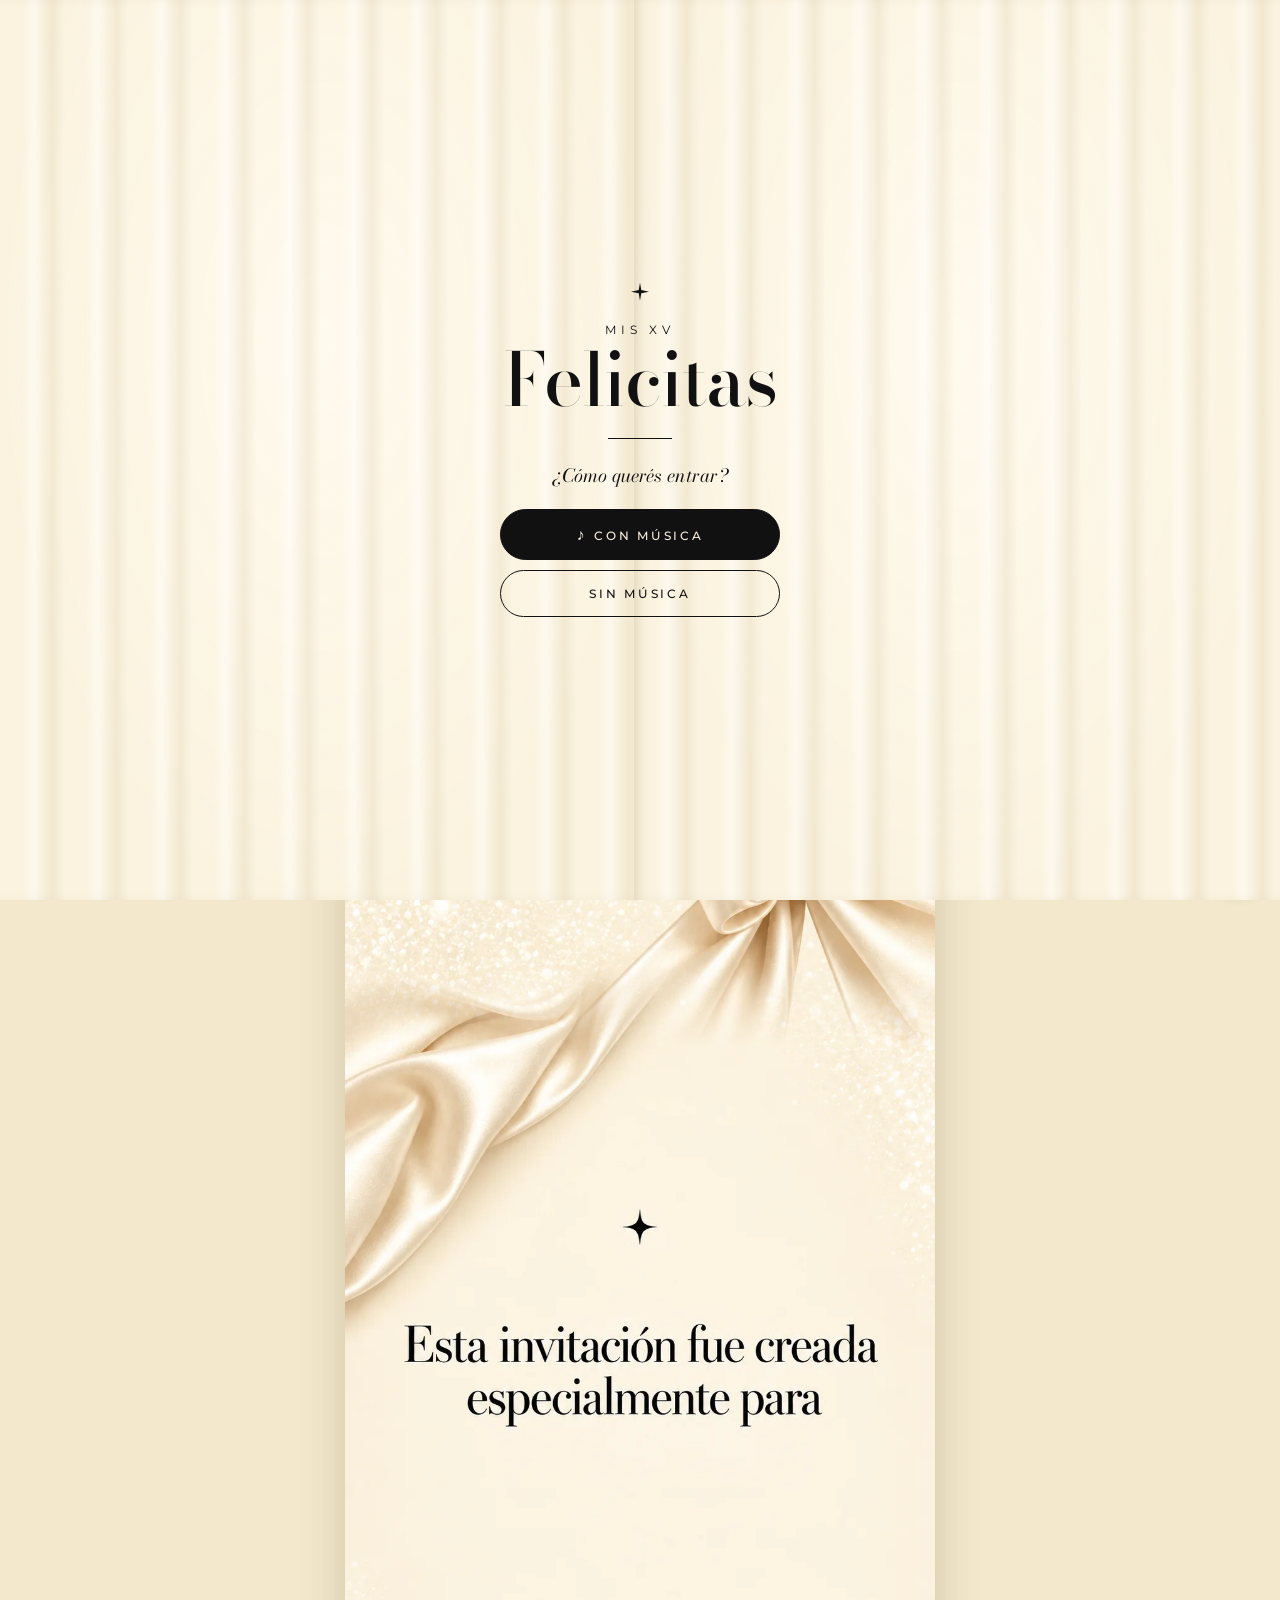
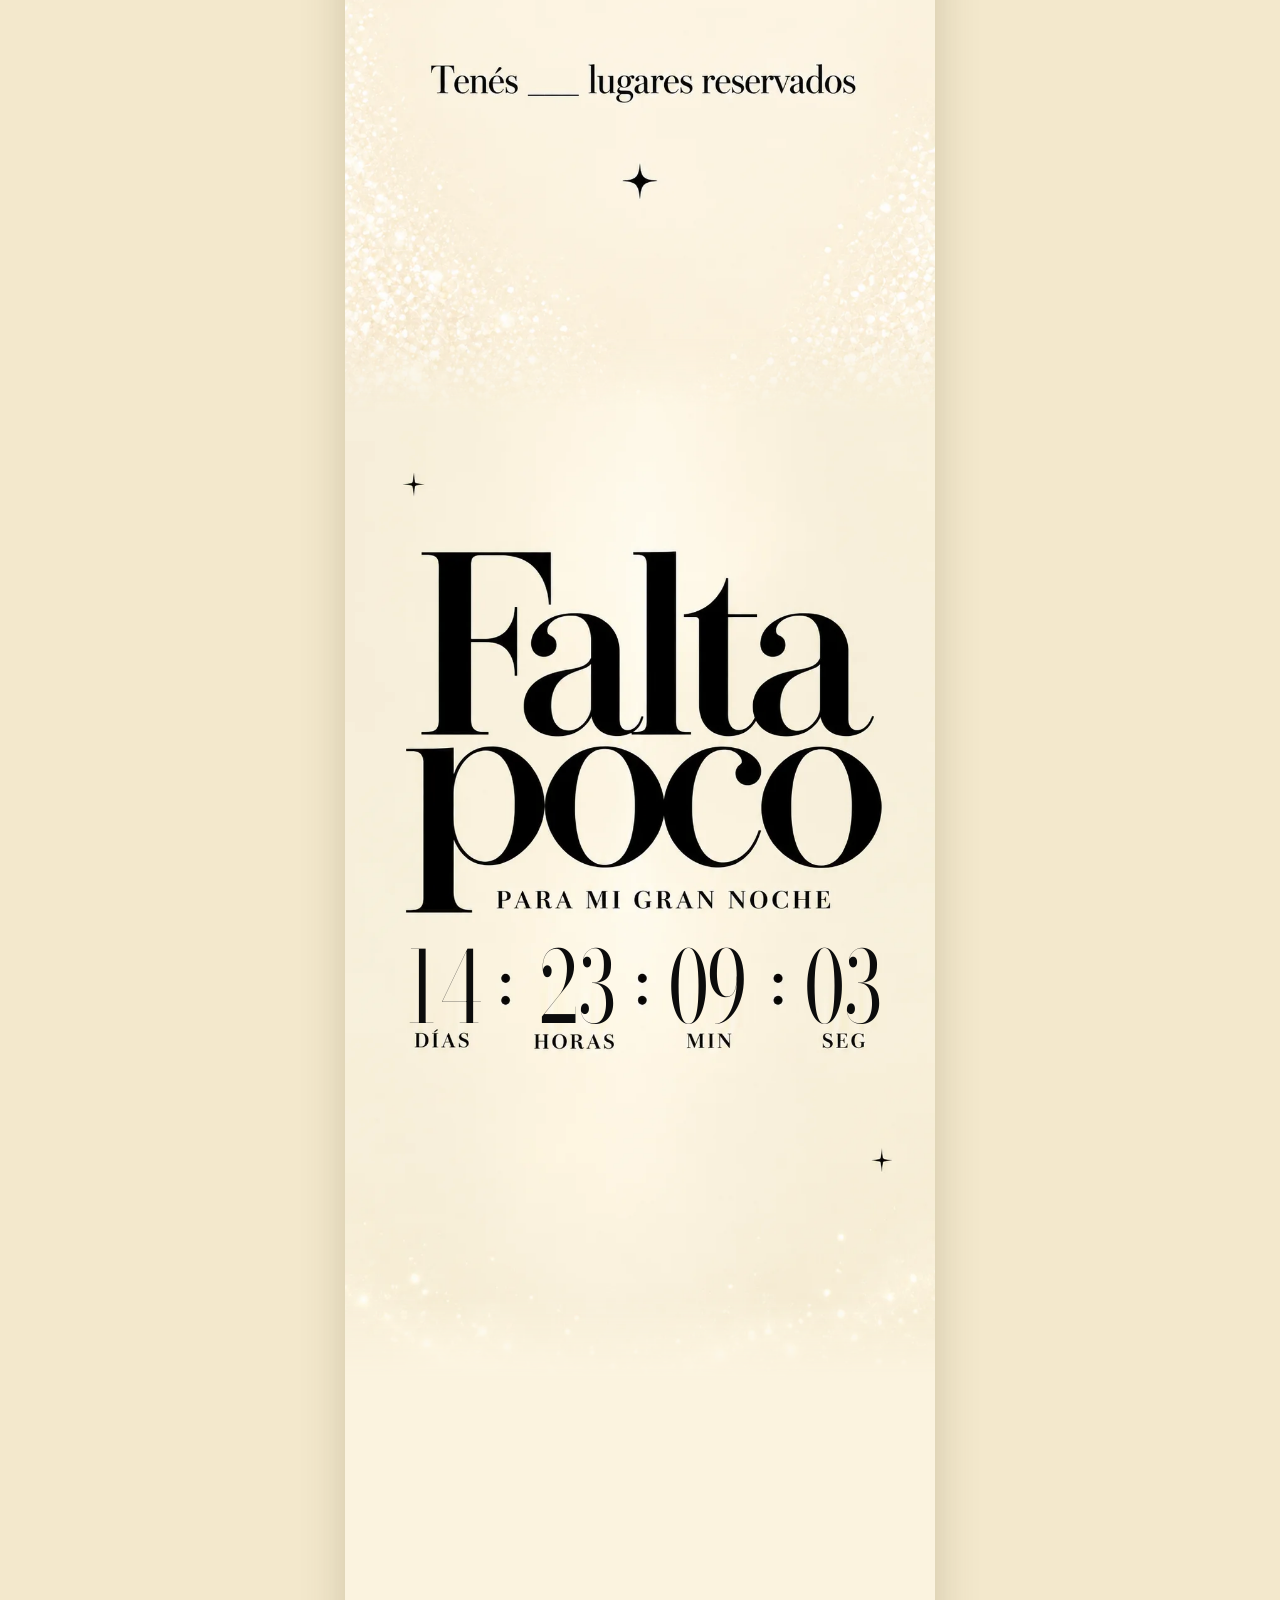
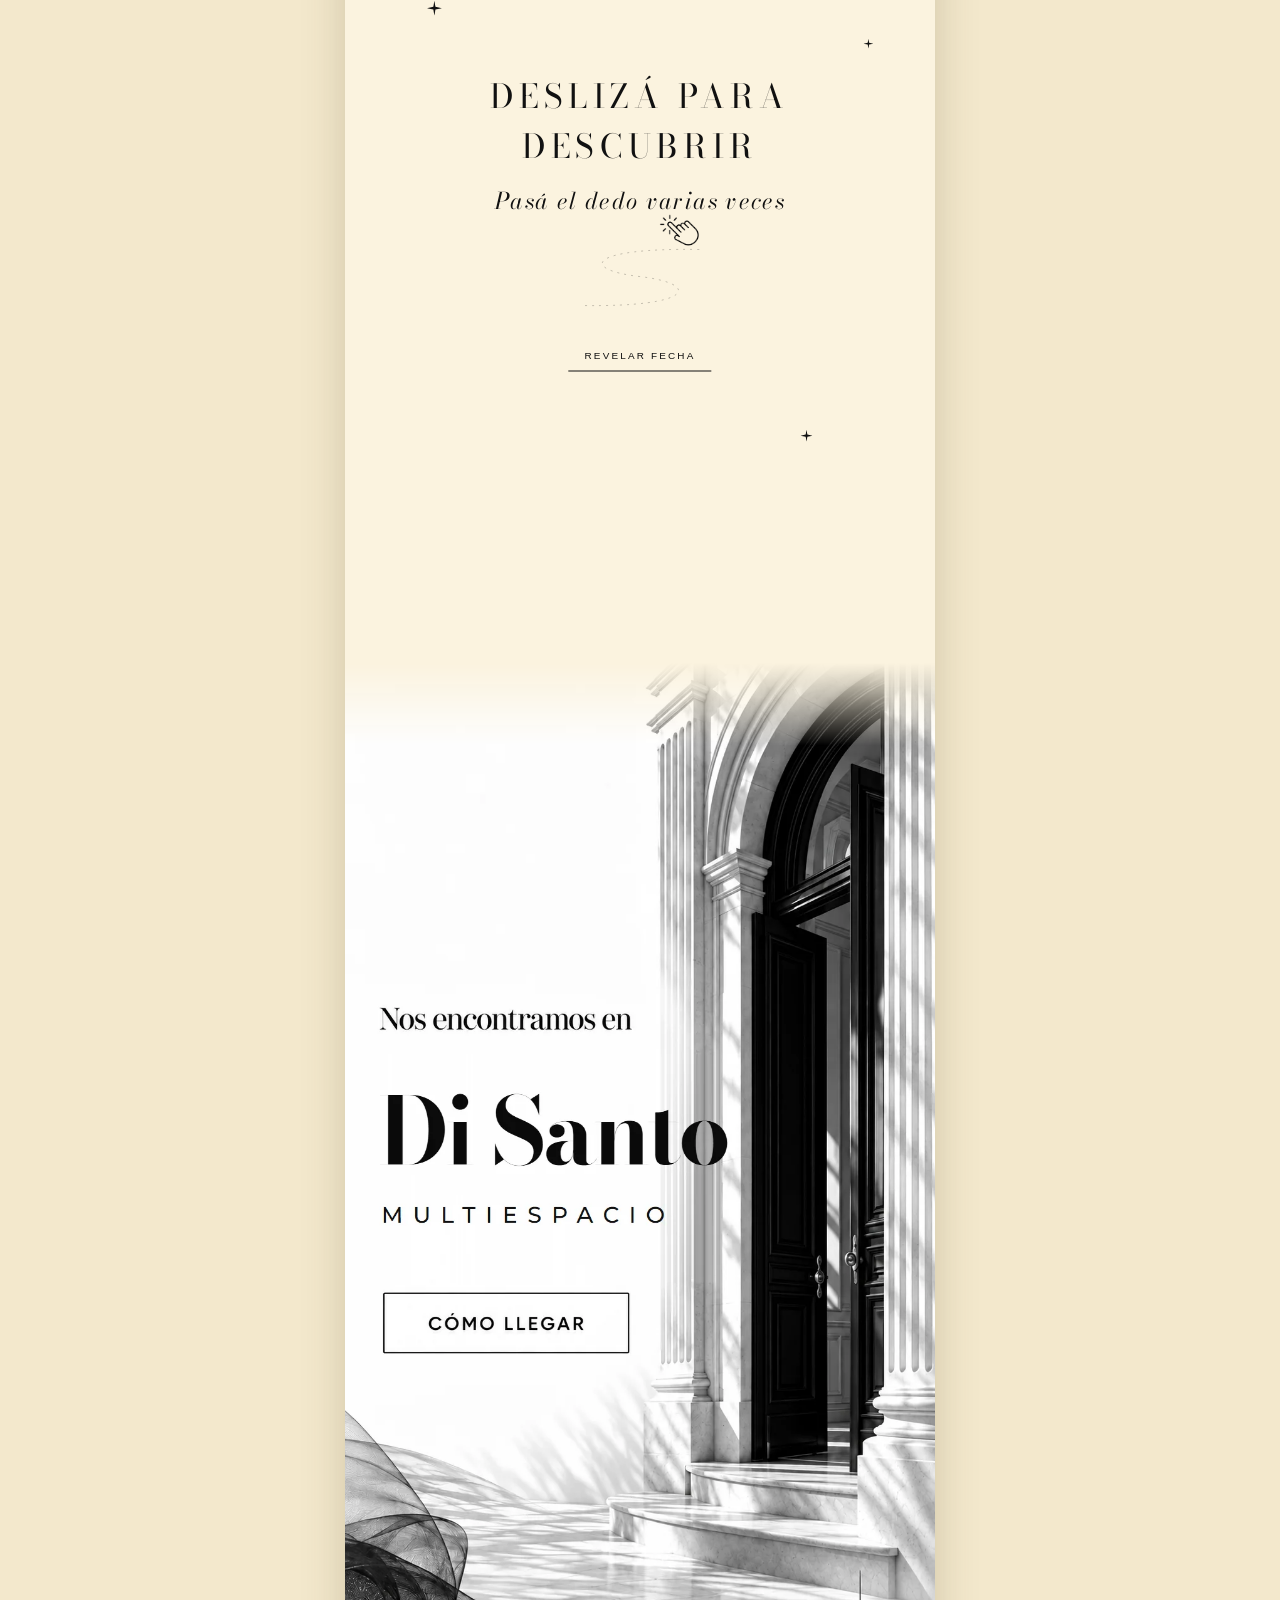
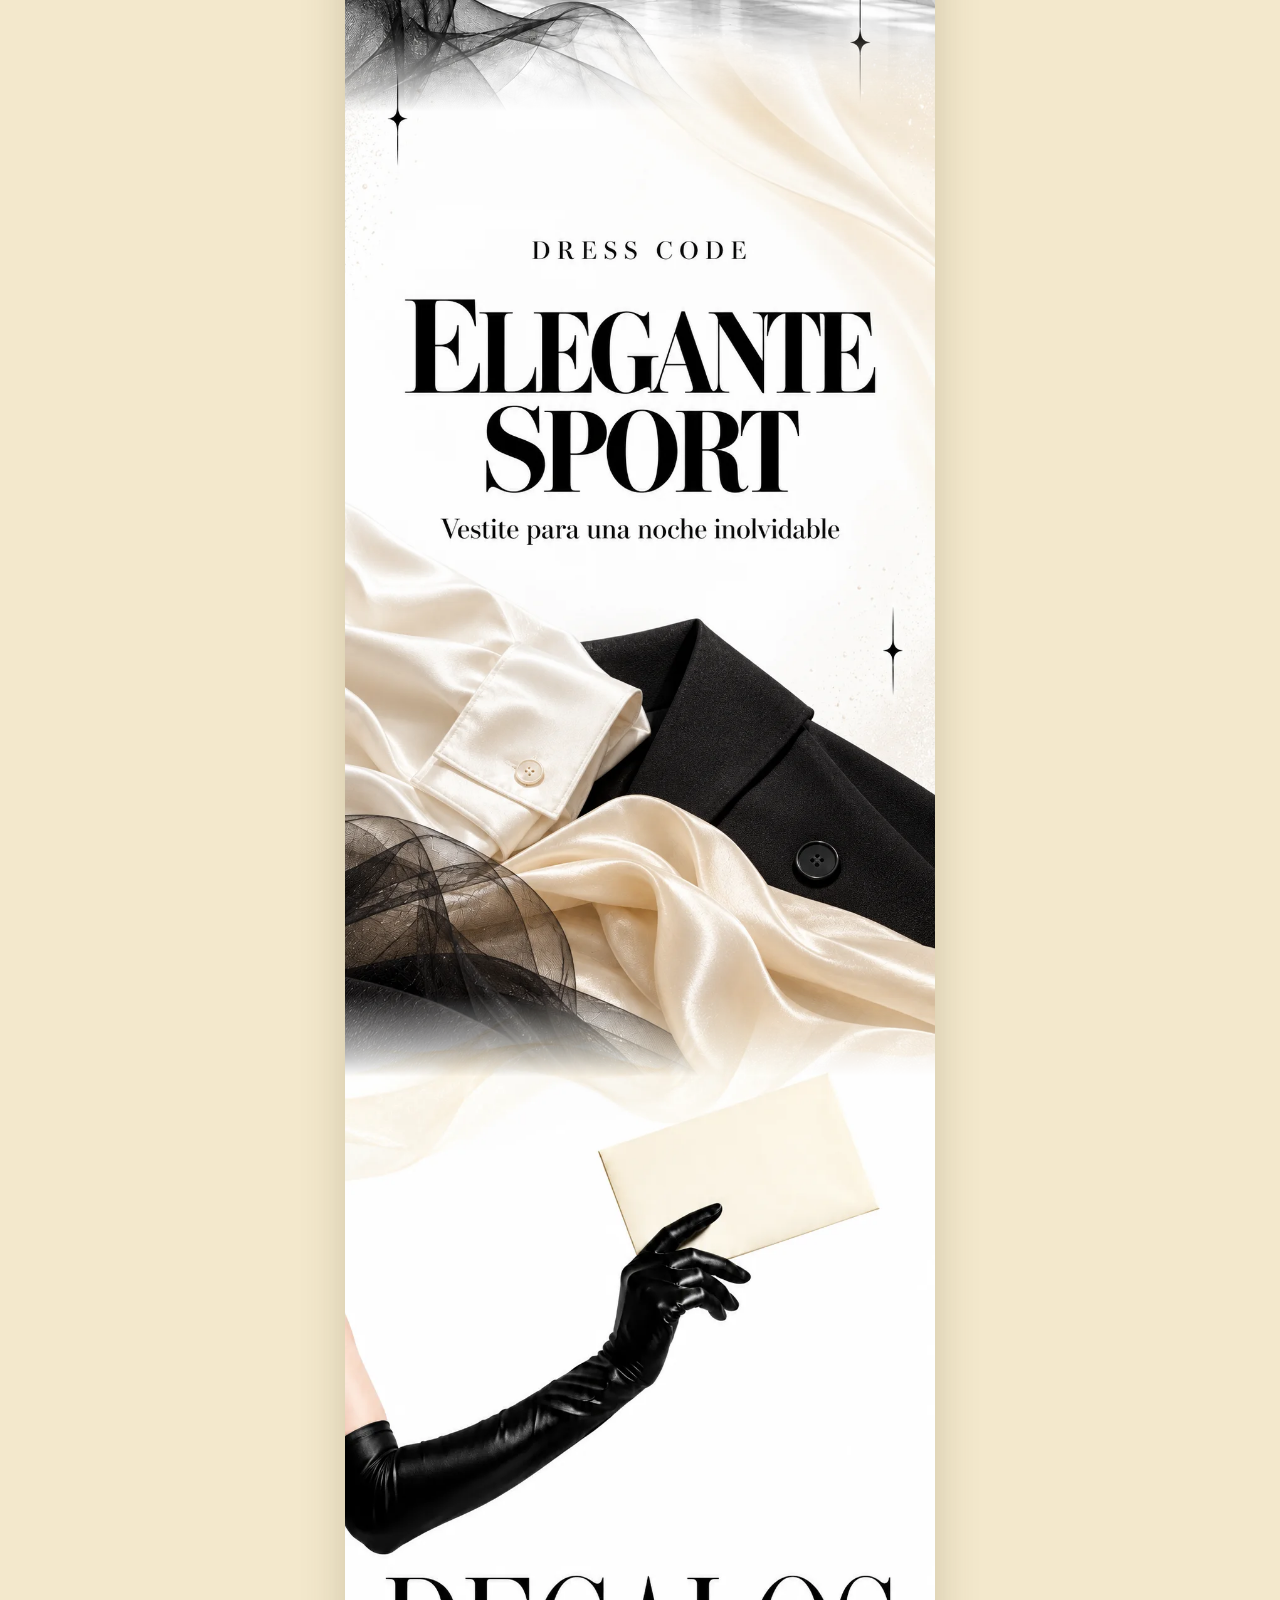
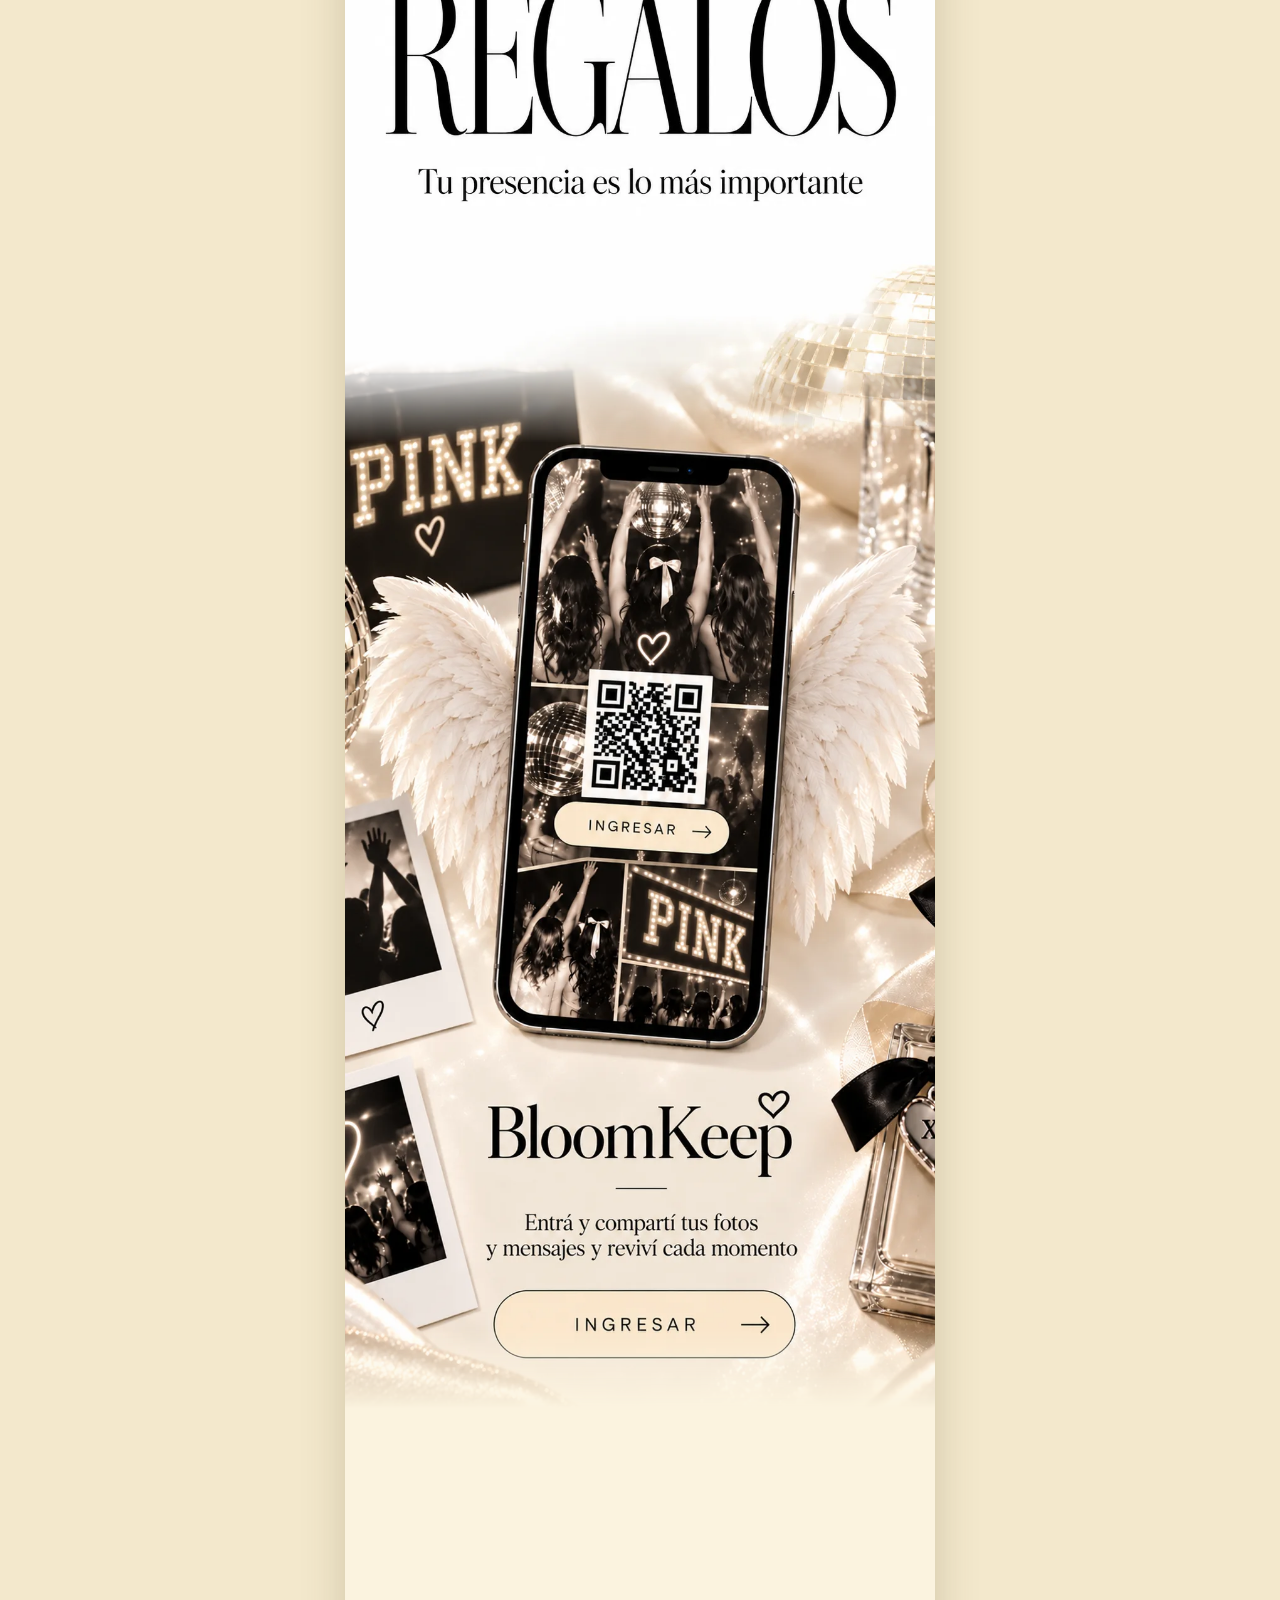
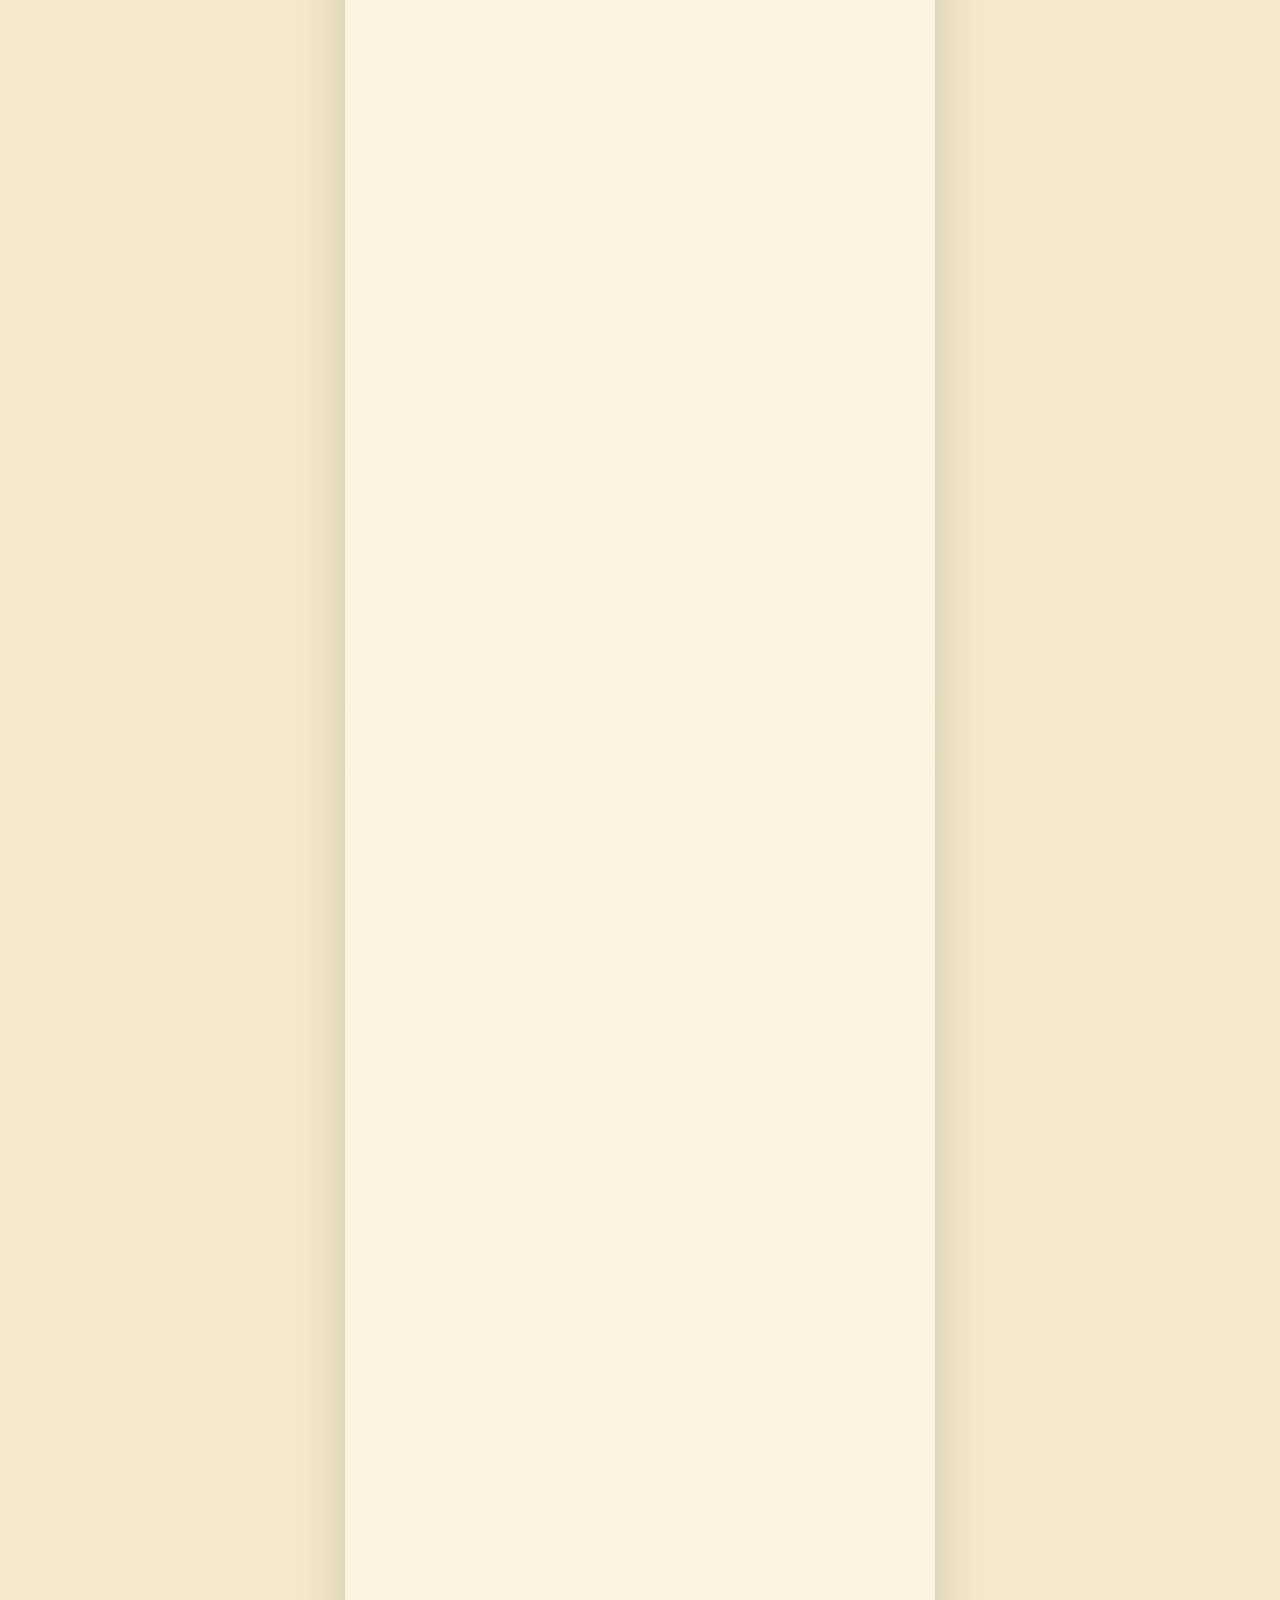
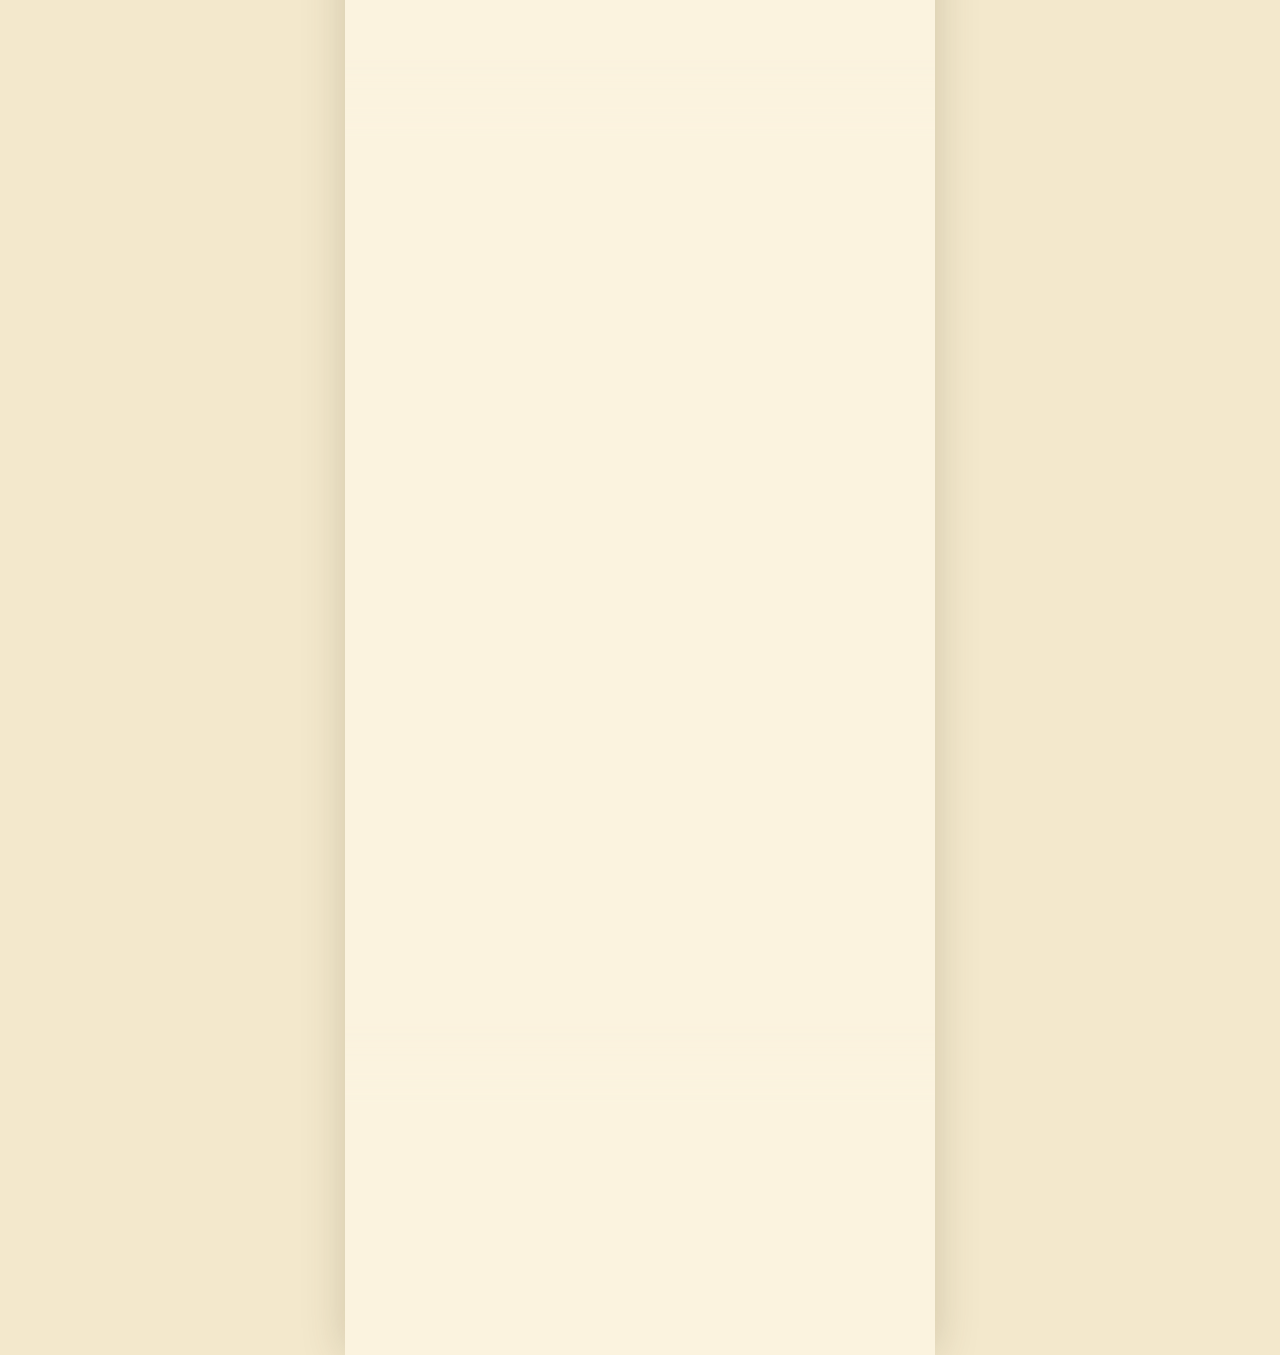
<file: index.html>
<!doctype html>
<html lang="es">
  <head>
    <meta charset="UTF-8" />
    <meta name="viewport" content="width=device-width, initial-scale=1" />
    <meta http-equiv="Cache-Control" content="no-cache, no-store, must-revalidate" />
    <meta http-equiv="Pragma" content="no-cache" />
    <meta http-equiv="Expires" content="0" />
    <meta name="theme-color" content="#f3e8cc" />
    <meta
      name="description"
      content="Hay noches que se esperan toda la vida, y esta es la mía. Te invito a celebrar mis XV el 19 de diciembre. ¡Me encantaría que estés! ✨"
    />
    <link rel="canonical" href="https://bloomdate-felicitas15.netlify.app/" />
    <meta property="og:type" content="website" />
    <meta property="og:url" content="https://bloomdate-felicitas15.netlify.app/" />
    <meta property="og:locale" content="es_AR" />
    <meta property="og:site_name" content="Mis XV · Felicitas" />
    <meta property="og:title" content="Mis XV · Felicitas" />
    <meta
      property="og:description"
      content="Hay noches que se esperan toda la vida, y esta es la mía. Te invito a celebrar mis XV el 19 de diciembre. ¡Me encantaría que estés! ✨"
    />
    <meta property="og:image" content="https://bloomdate-felicitas15.netlify.app/assets/whatsapp-felicitas-xv.jpg" />
    <meta property="og:image:secure_url" content="https://bloomdate-felicitas15.netlify.app/assets/whatsapp-felicitas-xv.jpg" />
    <meta property="og:image:type" content="image/jpeg" />
    <meta property="og:image:width" content="1200" />
    <meta property="og:image:height" content="630" />
    <meta property="og:image:alt" content="Felicitas, mis XV" />
    <meta name="twitter:card" content="summary_large_image" />
    <meta name="twitter:title" content="Mis XV · Felicitas" />
    <meta name="twitter:description" content="Hay noches que se esperan toda la vida, y esta es la mía. Te invito a celebrar mis XV el 19 de diciembre. ¡Me encantaría que estés! ✨" />
    <meta name="twitter:image" content="https://bloomdate-felicitas15.netlify.app/assets/whatsapp-felicitas-xv.jpg" />
    <title>Mis XV · Felicitas</title>
    <link rel="preconnect" href="https://fonts.googleapis.com" />
    <link rel="preconnect" href="https://fonts.gstatic.com" crossorigin />
    <link
      rel="stylesheet"
      href="https://fonts.googleapis.com/css2?family=Bodoni+Moda:ital,opsz,wght@0,6..96,400;0,6..96,500;1,6..96,400&family=Montserrat:wght@400;500&display=swap"
    />
    <link rel="preload" as="image" href="assets/portada.webp" fetchpriority="high" />
    <link rel="stylesheet" href="styles.css?v=20261102-3" />
  </head>
  <body class="intro-is-open">
    <div class="invitation-intro" role="dialog" aria-modal="true" aria-label="Bienvenida a los XV de Felicitas">
      <div class="intro-curtain intro-curtain--left" aria-hidden="true"></div>
      <div class="intro-curtain intro-curtain--right" aria-hidden="true"></div>
      <div class="invitation-intro__content">
        <span class="invitation-intro__star" aria-hidden="true"></span>
        <p class="invitation-intro__kicker">MIS XV</p>
        <p class="invitation-intro__name">Felicitas</p>
        <span class="invitation-intro__line" aria-hidden="true"></span>
        <p class="invitation-intro__question">¿Cómo querés entrar?</p>
        <div class="invitation-intro__actions">
          <button id="introWithMusic" class="intro-action" type="button"><span aria-hidden="true">♪</span> CON MÚSICA</button>
          <button id="introWithoutMusic" class="intro-action intro-action--ghost" type="button">SIN MÚSICA</button>
        </div>
      </div>
    </div>

    <main id="invitationMain" class="invitation" tabindex="-1" aria-label="Invitación a los XV años de Felicitas">
      <section class="panel panel--cover" aria-labelledby="cover-title">
        <h1 id="cover-title" class="sr-only">Mis XV, Felicitas</h1>
        <img
          src="assets/portada.webp"
          alt="Felicitas, mis XV"
          width="941"
          height="1672"
          fetchpriority="high"
        />
      </section>

      <section class="panel panel--guests" aria-labelledby="guests-title">
        <h2 id="guests-title" class="sr-only">Invitación personalizada</h2>
        <img
          id="imagen-invitados"
          src="assets/invitados.webp"
          alt="Esta invitación fue creada especialmente para vos. Tenés lugares reservados"
          width="941"
          height="1672"
          loading="lazy"
        />
        <p id="nombres-invitados" class="guest-name"></p>
        <p id="cantidad-lugares" class="guest-places"></p>
        <p id="linea-lugar-singular" class="guest-places-line" hidden>Tenés 1 lugar reservado</p>
      </section>

      <section class="panel panel--countdown" aria-labelledby="countdown-title">
        <h2 id="countdown-title" class="sr-only">Cuenta regresiva</h2>
        <img
          src="assets/cuenta-regresiva.webp"
          alt="Falta poco para mi gran noche"
          width="941"
          height="1672"
          loading="lazy"
        />
        <div class="countdown" role="timer" aria-live="off" aria-label="Tiempo restante para la fiesta">
          <span id="days" class="countdown__value countdown__value--days">00</span>
          <span id="hours" class="countdown__value countdown__value--hours">00</span>
          <span id="minutes" class="countdown__value countdown__value--minutes">00</span>
          <span id="seconds" class="countdown__value countdown__value--seconds">00</span>
        </div>
      </section>

      <section class="panel panel--date" aria-labelledby="date-title">
        <h2 id="date-title" class="sr-only">Fecha y hora</h2>
        <img
          src="assets/fecha-hora.webp"
          alt="19 de diciembre de 2026, de 21:00 a 06:00 horas"
          width="941"
          height="1672"
          loading="lazy"
        />
        <button id="calendarButton" class="hotspot hotspot--calendar" type="button">
          <span class="sr-only">Agregar el evento al calendario</span>
        </button>

        <div class="date-reveal" id="dateReveal" aria-label="Deslizá varias veces para descubrir la fecha">
          <canvas class="date-reveal__canvas" id="dateRevealCanvas" aria-hidden="true"></canvas>
          <div class="date-reveal__copy">
            <span class="date-reveal__star date-reveal__star--one" aria-hidden="true"></span>
            <span class="date-reveal__star date-reveal__star--two" aria-hidden="true"></span>
            <span class="date-reveal__star date-reveal__star--three" aria-hidden="true"></span>
            <p>DESLIZÁ PARA DESCUBRIR</p>
            <span>Pasá el dedo varias veces</span>
            <div class="date-reveal__gesture" aria-hidden="true">
              <svg class="date-reveal__gesture-trace" viewBox="0 0 190 76" preserveAspectRatio="none">
                <path d="M154 10 C42 8 34 30 94 37 C156 44 150 68 36 66" />
              </svg>
              <img src="assets/date-reveal-hand.png" alt="" />
            </div>
            <button id="dateRevealButton" type="button">REVELAR FECHA</button>
          </div>
        </div>

        <div class="date-magic" id="dateMagic" aria-hidden="true">
          <span style="--angle: -12deg; --distance: 92px"></span>
          <span style="--angle: 24deg; --distance: 76px"></span>
          <span style="--angle: 61deg; --distance: 104px"></span>
          <span style="--angle: 108deg; --distance: 82px"></span>
          <span style="--angle: 154deg; --distance: 98px"></span>
          <span style="--angle: 203deg; --distance: 78px"></span>
          <span style="--angle: 246deg; --distance: 106px"></span>
          <span style="--angle: 302deg; --distance: 88px"></span>
        </div>
      </section>

      <section class="panel panel--map" aria-labelledby="map-title">
        <h2 id="map-title" class="sr-only">Cómo llegar</h2>
        <img
          src="assets/como-llegar.webp"
          alt="Nos encontramos en Di Santo Multiespacio"
          width="941"
          height="1672"
          loading="lazy"
        />
        <button id="openMapModal" class="hotspot hotspot--map" type="button">
          <span class="sr-only">Ver opciones para llegar</span>
        </button>
      </section>

      <section class="panel panel--dress-code" aria-labelledby="dress-code-title">
        <h2 id="dress-code-title" class="sr-only">Código de vestimenta</h2>
        <img
          src="assets/dress-code.webp"
          alt="Dress code elegante sport. Vestite para una noche inolvidable"
          width="941"
          height="1672"
          loading="lazy"
        />
      </section>

      <section class="panel panel--gifts" aria-labelledby="gifts-title">
        <h2 id="gifts-title" class="sr-only">Regalos</h2>
        <img
          src="assets/regalos.webp"
          alt="Regalos. Tu presencia es lo más importante"
          width="941"
          height="1672"
          loading="lazy"
        />
      </section>

      <section class="panel panel--bloomkeep" aria-labelledby="bloomkeep-title">
        <h2 id="bloomkeep-title" class="sr-only">BloomKeep</h2>
        <img
          src="assets/bloomkeep.webp"
          alt="BloomKeep. Entrá y compartí tus fotos y mensajes y reviví cada momento"
          width="941"
          height="1672"
          loading="lazy"
        />
        <a
          class="hotspot hotspot--bloomkeep-phone"
          href="https://app.bloomkeep.site/felicitas-15"
          target="_blank"
          rel="noreferrer"
          tabindex="-1"
          aria-hidden="true"
        ></a>
        <a
          class="hotspot hotspot--bloomkeep"
          href="https://app.bloomkeep.site/felicitas-15"
          target="_blank"
          rel="noreferrer"
        >
          <span class="sr-only">Ingresar a BloomKeep</span>
        </a>
      </section>

      <section class="panel panel--card-price" aria-labelledby="card-price-title">
        <h2 id="card-price-title" class="sr-only">Valor de la tarjeta</h2>
        <img
          src="assets/valor-tarjeta.webp"
          alt="Valor de la tarjeta. Adultos $100.000. Menores hasta 10 años $50.000. Ver datos para el pago"
          width="941"
          height="1672"
          loading="lazy"
        />
        <button id="openPaymentModal" class="hotspot hotspot--card-price" type="button">
          <span class="sr-only">Ver datos para pagar la tarjeta</span>
        </button>
      </section>

      <section class="panel panel--music" aria-labelledby="music-title">
        <h2 id="music-title" class="sr-only">Música</h2>
        <img
          src="assets/musica.webp"
          alt="Armemos juntos la playlist de mi fiesta. Agregá esa canción que no puede faltar"
          width="940"
          height="1672"
          loading="lazy"
        />
        <a
          class="hotspot hotspot--music"
          href="https://open.spotify.com/playlist/2xrageljjuhCfBv4MtTh29"
          target="_blank"
          rel="noreferrer"
        >
          <span class="sr-only">Agregar canción a la playlist</span>
        </a>
      </section>

      <section class="panel panel--confirmation" aria-labelledby="confirmation-title">
        <h2 id="confirmation-title" class="sr-only">Confirmación de asistencia</h2>
        <img
          src="assets/confirmacion.webp"
          alt="¿Venís? Quiero festejar esta noche con vos. Confirmá hasta el 10 de diciembre"
          width="941"
          height="1672"
          loading="lazy"
        />
        <a
          id="boton-confirmar"
          class="hotspot hotspot--confirmation"
          aria-label="Confirmar asistencia"
          aria-disabled="true"
        >
          <span class="sr-only">Confirmar asistencia</span>
        </a>
      </section>

      <footer class="panel panel--footer" aria-label="BloomDate y redes sociales">
        <img
          src="assets/footer-bloomdate.webp"
          alt="Hecho con amor por BloomDate. WhatsApp, Instagram y sitio web"
          width="1672"
          height="941"
          loading="lazy"
        />
        <a
          class="footer-link footer-link--whatsapp"
          href="https://wa.me/541140436324"
          target="_blank"
          rel="noreferrer"
          aria-label="Contactar a BloomDate por WhatsApp"
        ></a>
        <a
          class="footer-link footer-link--instagram"
          href="https://www.instagram.com/bloomdate.invitaciones/"
          target="_blank"
          rel="noreferrer"
          aria-label="Ver BloomDate Invitaciones en Instagram"
        ></a>
        <a
          class="footer-link footer-link--website"
          href="https://bloomdate-site.netlify.app/"
          target="_blank"
          rel="noreferrer"
          aria-label="Visitar el sitio web de BloomDate"
        ></a>
      </footer>
    </main>

    <dialog id="mapModal" class="info-modal" aria-labelledby="map-modal-title">
      <div class="info-modal__card">
        <button class="info-modal__close" type="button" data-close-modal aria-label="Cerrar">×</button>
        <span class="info-modal__star" aria-hidden="true"></span>
        <p class="info-modal__kicker">CÓMO LLEGAR</p>
        <h3 id="map-modal-title" class="info-modal__title">Di Santo Multiespacio</h3>
        <p class="info-modal__text">Dirección a confirmar</p>
        <div class="info-modal__actions">
          <a
            class="info-modal__button"
            href="https://www.google.com/maps/search/?api=1&amp;query=Di%20Santo%20Multiespacio"
            target="_blank"
            rel="noreferrer"
          >GOOGLE MAPS</a>
          <a
            class="info-modal__button"
            href="https://www.waze.com/ul?q=Di%20Santo%20Multiespacio&amp;navigate=yes"
            target="_blank"
            rel="noreferrer"
          >WAZE</a>
          <a
            class="info-modal__button"
            href="https://www.facebook.com/Di-Santo-MultiEspacio-1205341569567933/"
            target="_blank"
            rel="noreferrer"
          >VER EN FACEBOOK</a>
          <button
            class="info-modal__button"
            type="button"
            data-copy="Di Santo Multiespacio"
            data-copy-message="Dirección copiada"
          >COPIAR DIRECCIÓN</button>
        </div>
        <p class="modal-toast" aria-live="polite"></p>
      </div>
    </dialog>

    <dialog id="paymentModal" class="info-modal" aria-labelledby="payment-modal-title">
      <div class="info-modal__card">
        <button class="info-modal__close" type="button" data-close-modal aria-label="Cerrar">×</button>
        <span class="info-modal__star" aria-hidden="true"></span>
        <p class="info-modal__kicker">VALOR DE LA TARJETA</p>
        <h3 id="payment-modal-title" class="info-modal__title">Datos para el pago</h3>
        <p class="info-modal__text">Podés transferir el valor de la tarjeta a esta cuenta.</p>
        <dl class="info-modal__data">
          <div>
            <dt>ALIAS</dt>
            <dd>feli.guez</dd>
          </div>
          <div>
            <dt>TITULAR</dt>
            <dd>Felicitas Rodriguez</dd>
          </div>
          <div>
            <dt>ENTIDAD</dt>
            <dd>Mercado Pago</dd>
          </div>
        </dl>
        <div class="info-modal__actions">
          <button
            class="info-modal__button"
            type="button"
            data-copy="feli.guez"
            data-copy-message="Alias copiado"
          >COPIAR ALIAS</button>
        </div>
        <p class="info-modal__text info-modal__text--small">Después, enviá el comprobante por WhatsApp al <strong>+54 9 3583 41-0750</strong></p>
        <div class="info-modal__actions">
          <a
            class="info-modal__button info-modal__button--solid"
            href="https://wa.me/5493583410750?text=Hola!%20Te%20env%C3%ADo%20el%20comprobante%20de%20pago%20de%20la%20tarjeta%20para%20los%20XV%20de%20Felicitas."
            target="_blank"
            rel="noreferrer"
          >ENVIAR COMPROBANTE</a>
        </div>
        <p class="modal-toast" aria-live="polite"></p>
      </div>
    </dialog>

    <button
      id="audioToggle"
      class="audio-toggle"
      type="button"
      aria-label="Reproducir música"
      aria-pressed="false"
      hidden
    >
      <span class="audio-toggle__note" aria-hidden="true">♫</span>
      <span class="audio-toggle__state" aria-hidden="true"></span>
    </button>
    <audio id="invitationAudio" src="assets/musica.mp3" loop preload="metadata"></audio>

    <script src="script.js?v=20261102-3"></script>
    <script src="assets/invitation-personalization.js?v=20261102-1"></script>
  </body>
</html>
</file>
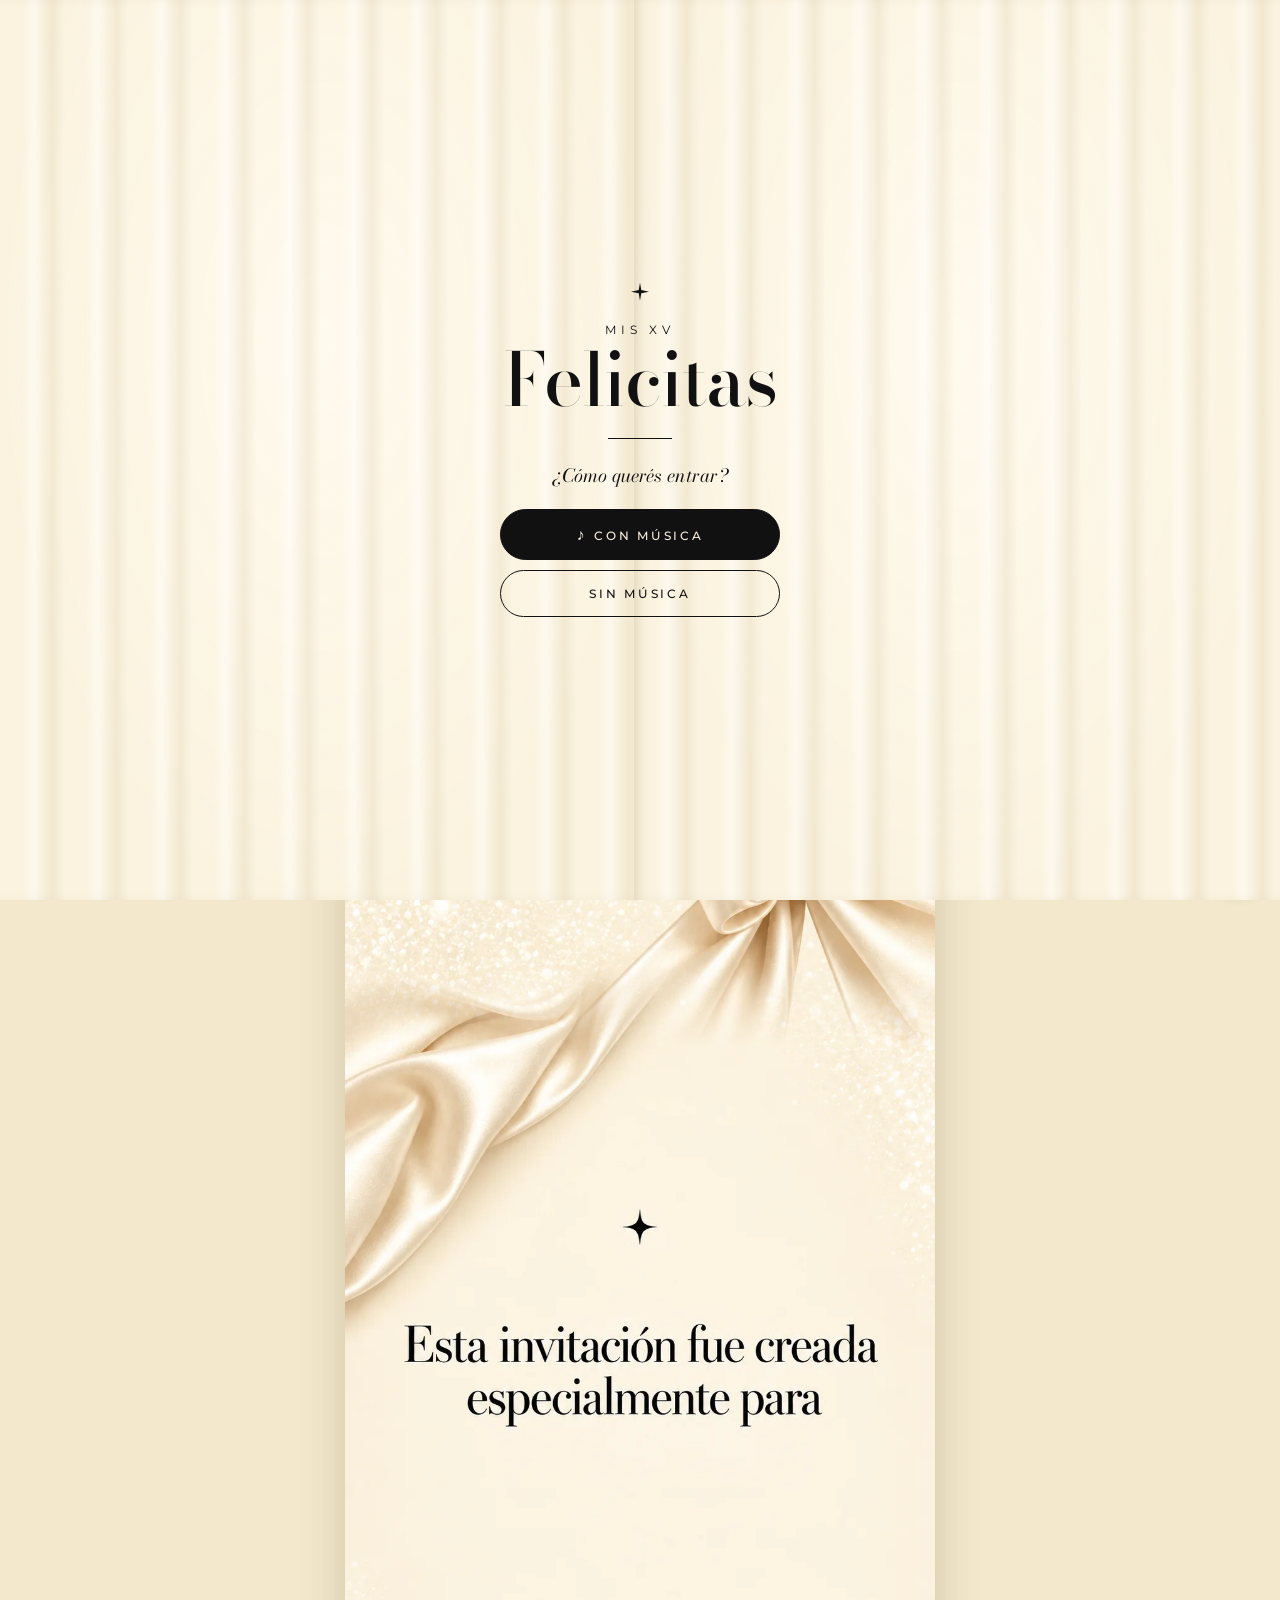
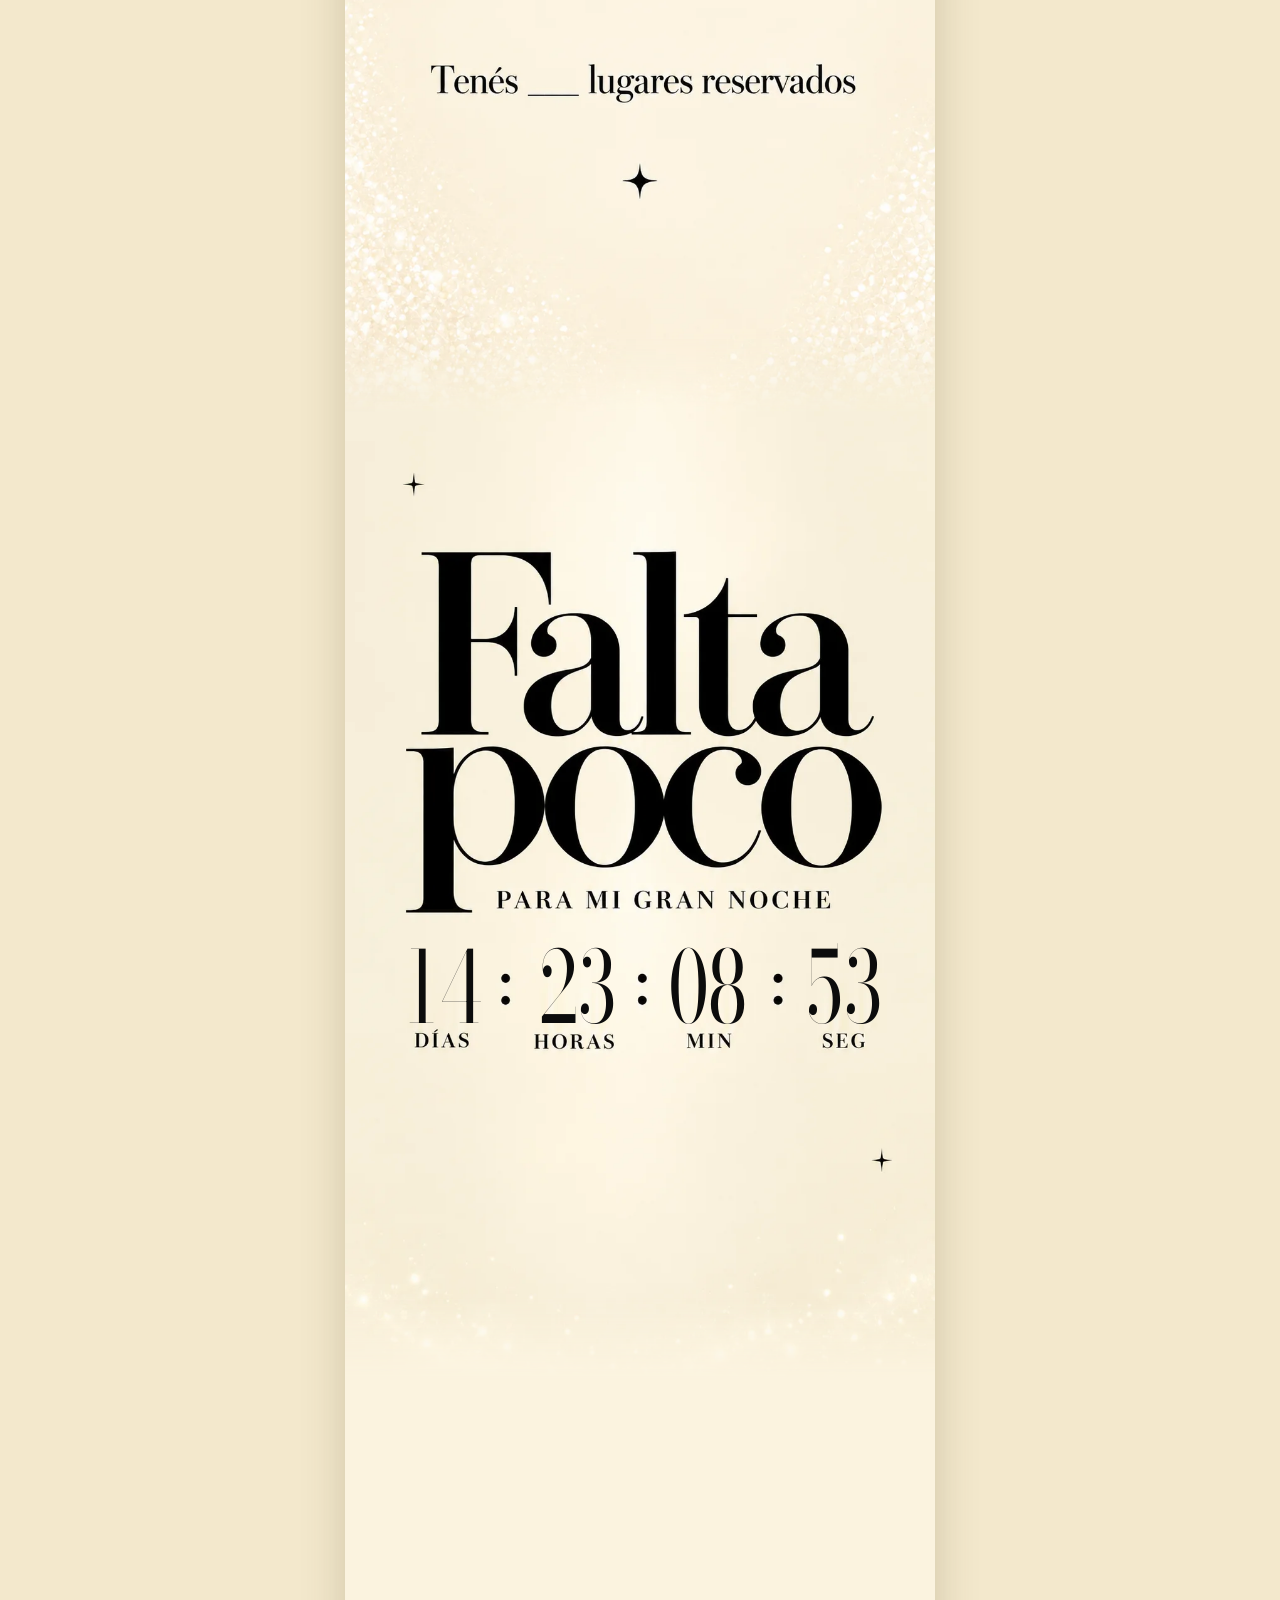
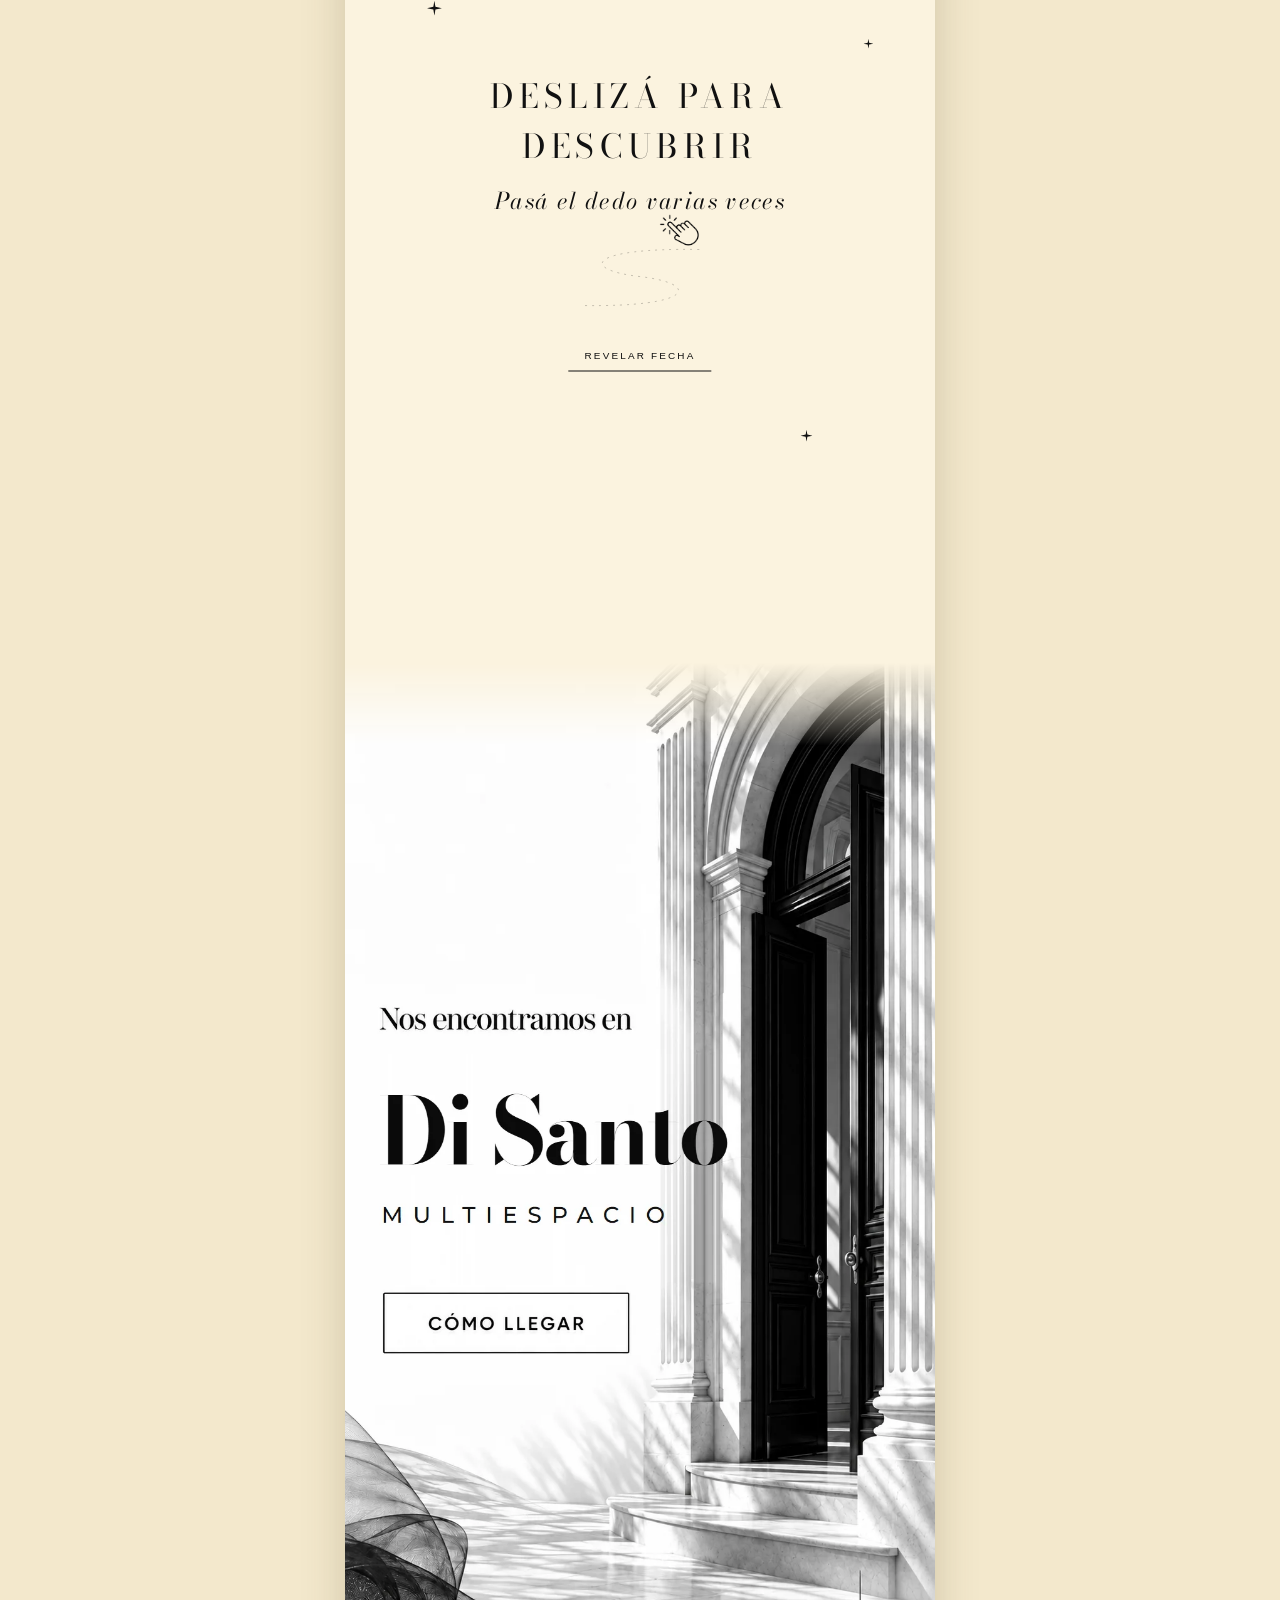
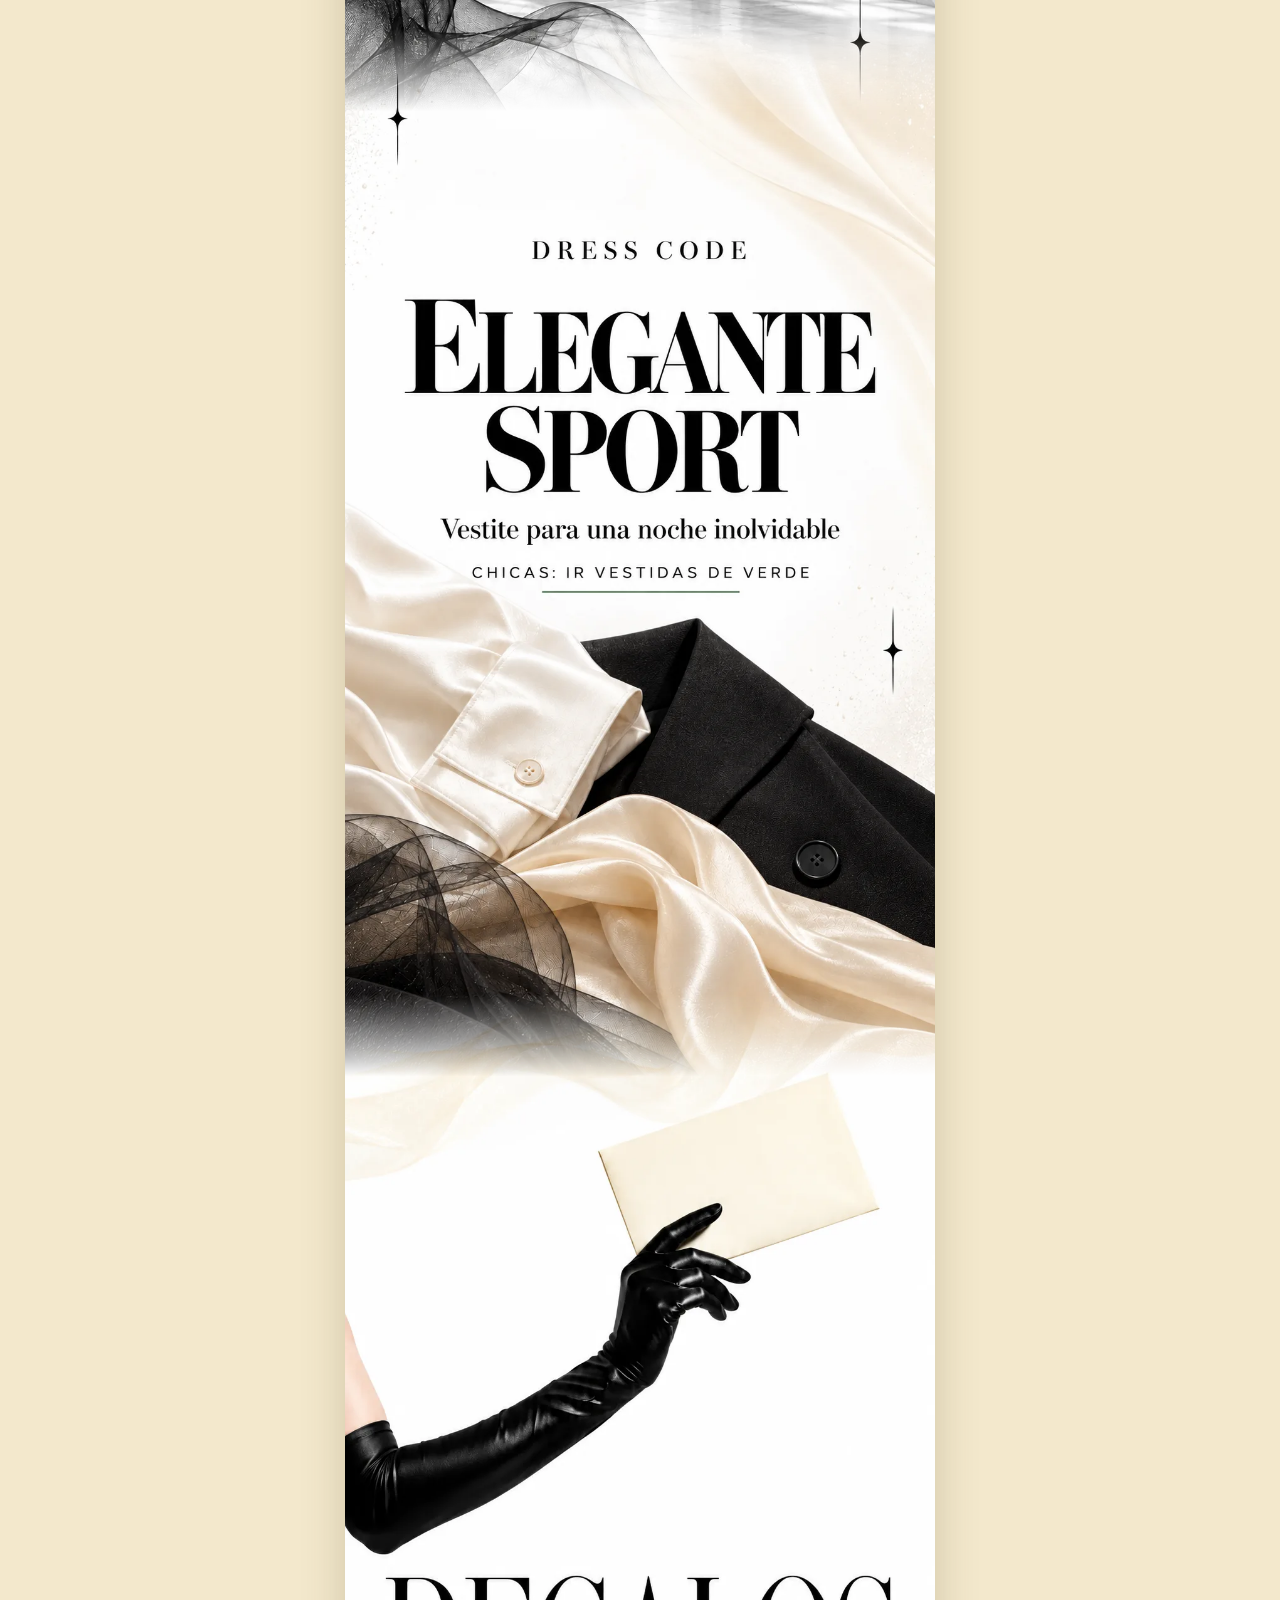
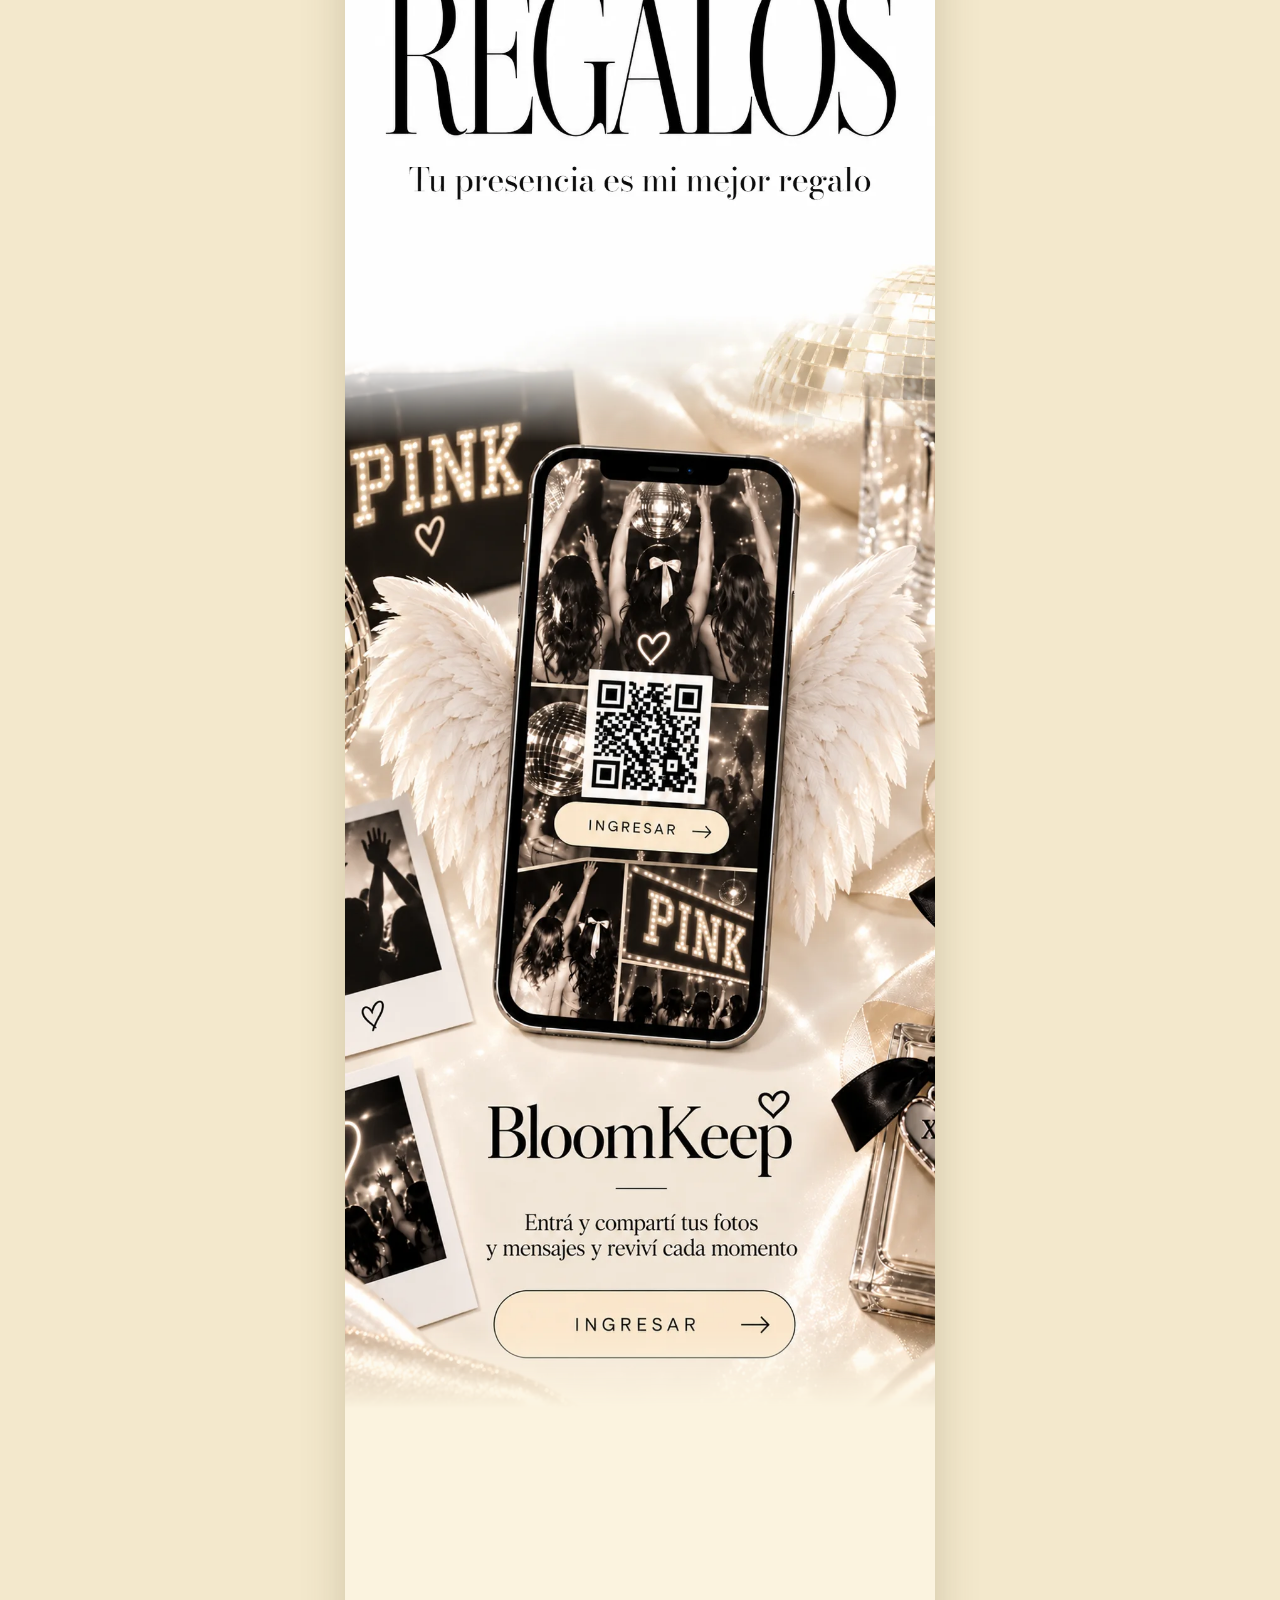
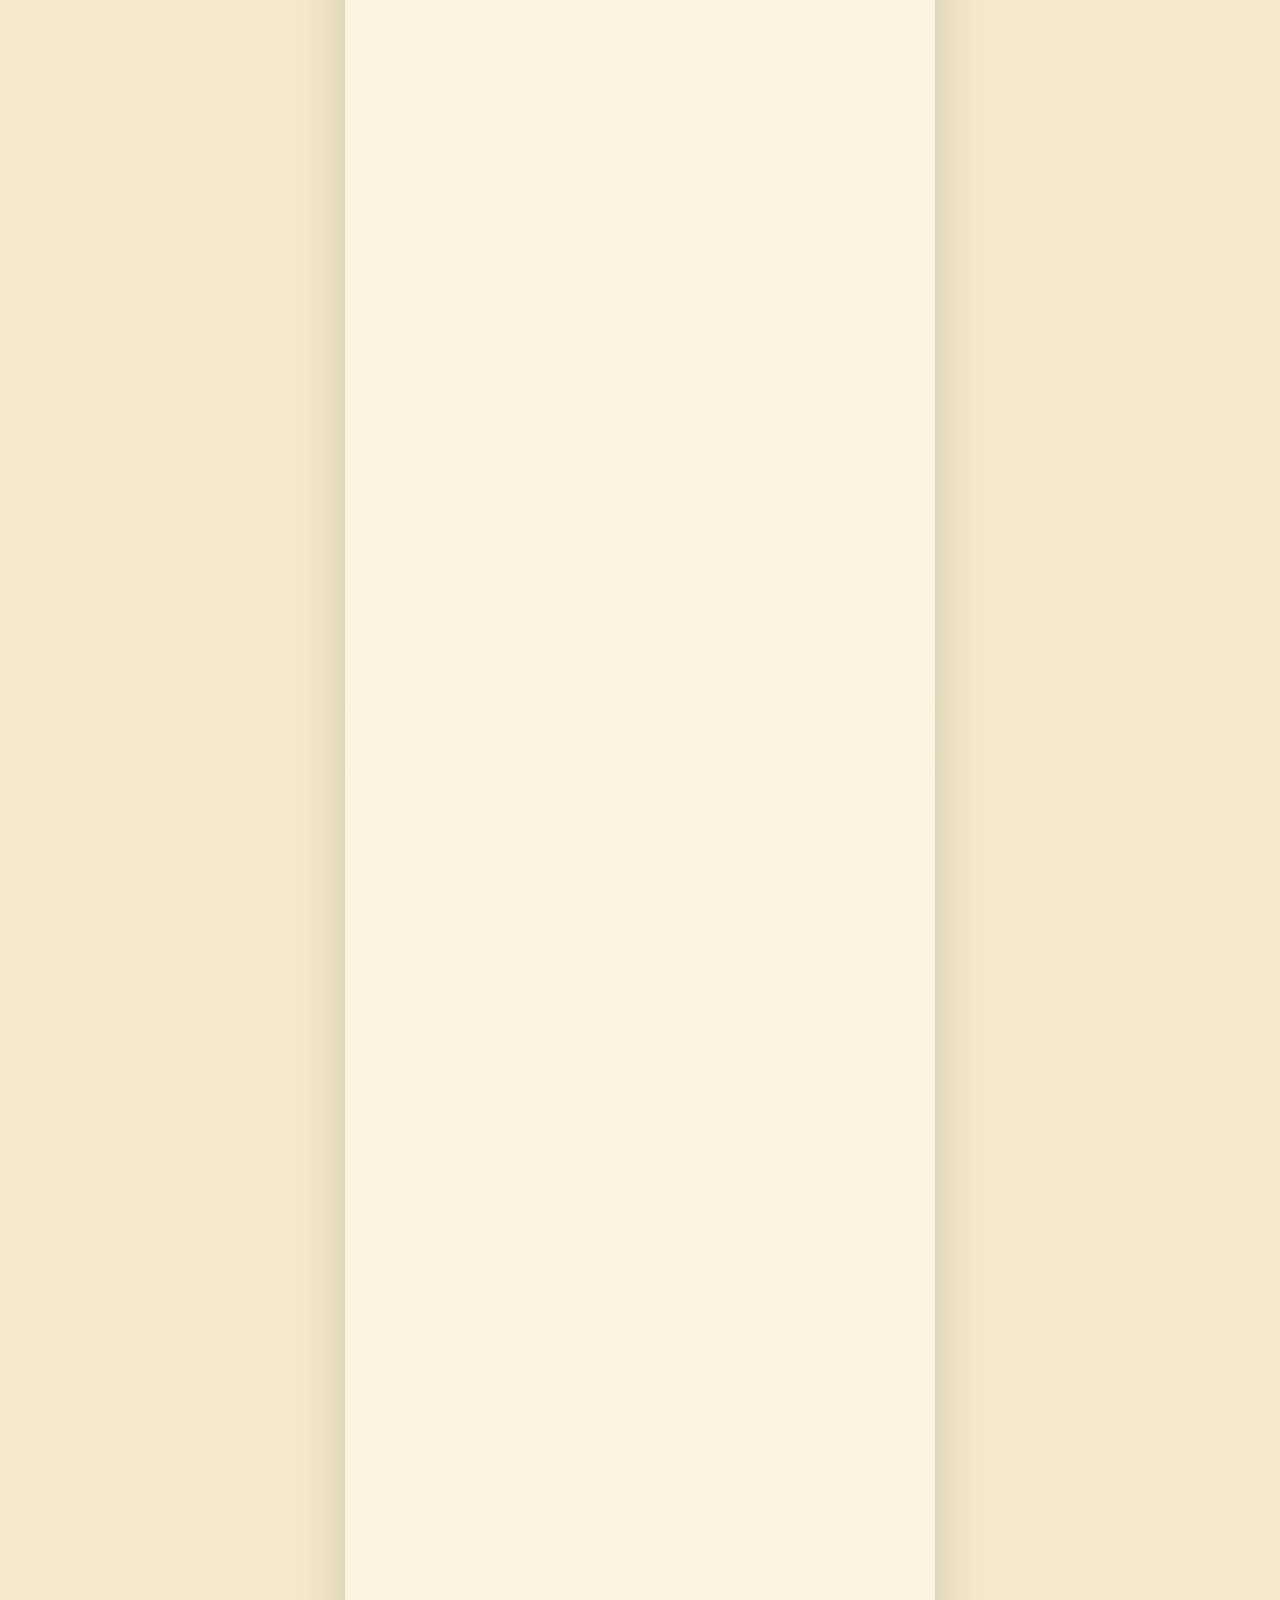
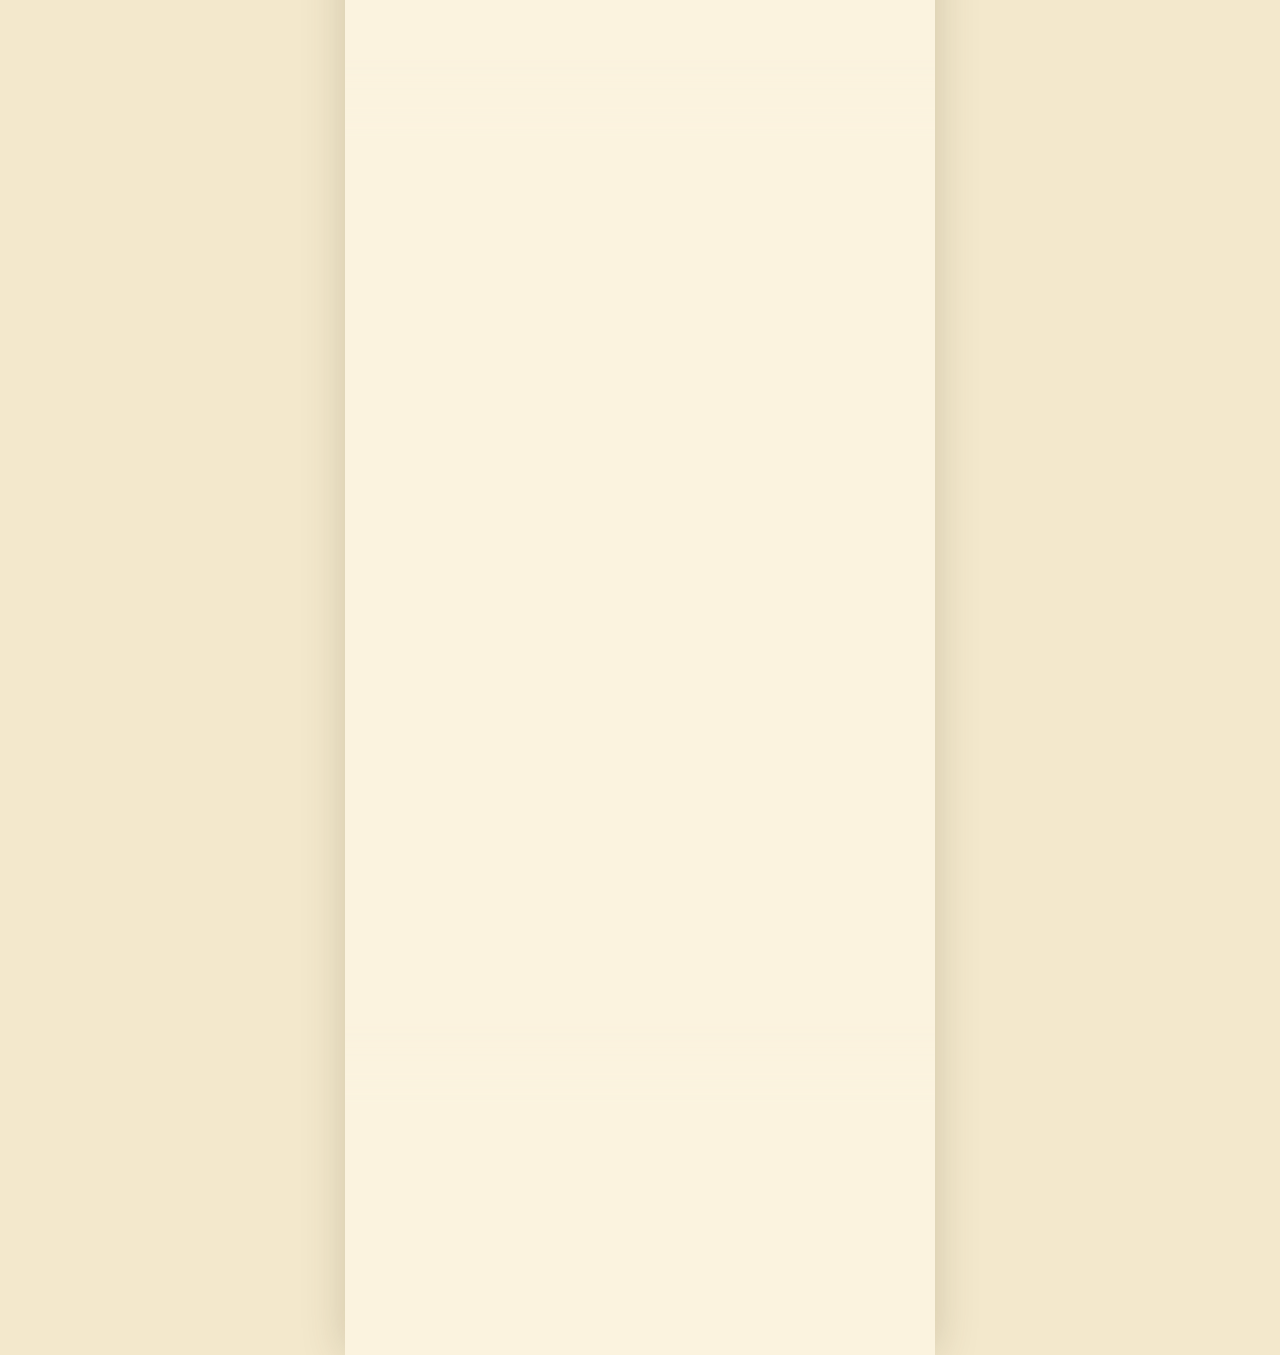
<file: amigos/index.html>
<!doctype html>
<html lang="es">
  <head>
    <meta charset="UTF-8" />
    <meta name="viewport" content="width=device-width, initial-scale=1" />
    <meta http-equiv="Cache-Control" content="no-cache, no-store, must-revalidate" />
    <meta http-equiv="Pragma" content="no-cache" />
    <meta http-equiv="Expires" content="0" />
    <meta name="theme-color" content="#f3e8cc" />
    <meta
      name="description"
      content="Hay noches que se esperan toda la vida, y esta es la mía. Te invito a celebrar mis XV el 19 de diciembre. ¡Me encantaría que estés! ✨"
    />
    <link rel="canonical" href="https://bloomdate-felicitas15.netlify.app/amigos/" />
    <meta property="og:type" content="website" />
    <meta property="og:url" content="https://bloomdate-felicitas15.netlify.app/amigos/" />
    <meta property="og:locale" content="es_AR" />
    <meta property="og:site_name" content="Mis XV · Felicitas" />
    <meta property="og:title" content="Mis XV · Felicitas" />
    <meta
      property="og:description"
      content="Hay noches que se esperan toda la vida, y esta es la mía. Te invito a celebrar mis XV el 19 de diciembre. ¡Me encantaría que estés! ✨"
    />
    <meta property="og:image" content="https://bloomdate-felicitas15.netlify.app/assets/whatsapp-felicitas-xv.jpg" />
    <meta property="og:image:secure_url" content="https://bloomdate-felicitas15.netlify.app/assets/whatsapp-felicitas-xv.jpg" />
    <meta property="og:image:type" content="image/jpeg" />
    <meta property="og:image:width" content="1200" />
    <meta property="og:image:height" content="630" />
    <meta property="og:image:alt" content="Felicitas, mis XV" />
    <meta name="twitter:card" content="summary_large_image" />
    <meta name="twitter:title" content="Mis XV · Felicitas" />
    <meta name="twitter:description" content="Hay noches que se esperan toda la vida, y esta es la mía. Te invito a celebrar mis XV el 19 de diciembre. ¡Me encantaría que estés! ✨" />
    <meta name="twitter:image" content="https://bloomdate-felicitas15.netlify.app/assets/whatsapp-felicitas-xv.jpg" />
    <title>Mis XV · Felicitas</title>
    <link rel="preconnect" href="https://fonts.googleapis.com" />
    <link rel="preconnect" href="https://fonts.gstatic.com" crossorigin />
    <link
      rel="stylesheet"
      href="https://fonts.googleapis.com/css2?family=Bodoni+Moda:ital,opsz,wght@0,6..96,400;0,6..96,500;1,6..96,400&family=Montserrat:wght@400;500&display=swap"
    />
    <link rel="preload" as="image" href="../assets/portada.webp" fetchpriority="high" />
    <link rel="stylesheet" href="../styles.css?v=20261102-3" />
  </head>
  <body class="intro-is-open">
    <div class="invitation-intro" role="dialog" aria-modal="true" aria-label="Bienvenida a los XV de Felicitas">
      <div class="intro-curtain intro-curtain--left" aria-hidden="true"></div>
      <div class="intro-curtain intro-curtain--right" aria-hidden="true"></div>
      <div class="invitation-intro__content">
        <span class="invitation-intro__star" aria-hidden="true"></span>
        <p class="invitation-intro__kicker">MIS XV</p>
        <p class="invitation-intro__name">Felicitas</p>
        <span class="invitation-intro__line" aria-hidden="true"></span>
        <p class="invitation-intro__question">¿Cómo querés entrar?</p>
        <div class="invitation-intro__actions">
          <button id="introWithMusic" class="intro-action" type="button"><span aria-hidden="true">♪</span> CON MÚSICA</button>
          <button id="introWithoutMusic" class="intro-action intro-action--ghost" type="button">SIN MÚSICA</button>
        </div>
      </div>
    </div>

    <main id="invitationMain" class="invitation" tabindex="-1" aria-label="Invitación a los XV años de Felicitas">
      <section class="panel panel--cover" aria-labelledby="cover-title">
        <h1 id="cover-title" class="sr-only">Mis XV, Felicitas</h1>
        <img
          src="../assets/portada.webp"
          alt="Felicitas, mis XV"
          width="941"
          height="1672"
          fetchpriority="high"
        />
      </section>

      <section class="panel panel--guests" aria-labelledby="guests-title">
        <h2 id="guests-title" class="sr-only">Invitación personalizada</h2>
        <img
          id="imagen-invitados"
          src="../assets/invitados.webp"
          alt="Esta invitación fue creada especialmente para vos. Tenés lugares reservados"
          width="941"
          height="1672"
          loading="lazy"
        />
        <p id="nombres-invitados" class="guest-name"></p>
        <p id="cantidad-lugares" class="guest-places"></p>
        <p id="linea-lugar-singular" class="guest-places-line" hidden>Tenés 1 lugar reservado</p>
      </section>

      <section class="panel panel--countdown" aria-labelledby="countdown-title">
        <h2 id="countdown-title" class="sr-only">Cuenta regresiva</h2>
        <img
          src="../assets/cuenta-regresiva.webp"
          alt="Falta poco para mi gran noche"
          width="941"
          height="1672"
          loading="lazy"
        />
        <div class="countdown" role="timer" aria-live="off" aria-label="Tiempo restante para la fiesta">
          <span id="days" class="countdown__value countdown__value--days">00</span>
          <span id="hours" class="countdown__value countdown__value--hours">00</span>
          <span id="minutes" class="countdown__value countdown__value--minutes">00</span>
          <span id="seconds" class="countdown__value countdown__value--seconds">00</span>
        </div>
      </section>

      <section class="panel panel--date" aria-labelledby="date-title">
        <h2 id="date-title" class="sr-only">Fecha y hora</h2>
        <img
          src="../assets/fecha-hora.webp"
          alt="19 de diciembre de 2026, de 21:00 a 06:00 horas"
          width="941"
          height="1672"
          loading="lazy"
        />
        <button id="calendarButton" class="hotspot hotspot--calendar" type="button">
          <span class="sr-only">Agregar el evento al calendario</span>
        </button>

        <div class="date-reveal" id="dateReveal" aria-label="Deslizá varias veces para descubrir la fecha">
          <canvas class="date-reveal__canvas" id="dateRevealCanvas" aria-hidden="true"></canvas>
          <div class="date-reveal__copy">
            <span class="date-reveal__star date-reveal__star--one" aria-hidden="true"></span>
            <span class="date-reveal__star date-reveal__star--two" aria-hidden="true"></span>
            <span class="date-reveal__star date-reveal__star--three" aria-hidden="true"></span>
            <p>DESLIZÁ PARA DESCUBRIR</p>
            <span>Pasá el dedo varias veces</span>
            <div class="date-reveal__gesture" aria-hidden="true">
              <svg class="date-reveal__gesture-trace" viewBox="0 0 190 76" preserveAspectRatio="none">
                <path d="M154 10 C42 8 34 30 94 37 C156 44 150 68 36 66" />
              </svg>
              <img src="../assets/date-reveal-hand.png" alt="" />
            </div>
            <button id="dateRevealButton" type="button">REVELAR FECHA</button>
          </div>
        </div>

        <div class="date-magic" id="dateMagic" aria-hidden="true">
          <span style="--angle: -12deg; --distance: 92px"></span>
          <span style="--angle: 24deg; --distance: 76px"></span>
          <span style="--angle: 61deg; --distance: 104px"></span>
          <span style="--angle: 108deg; --distance: 82px"></span>
          <span style="--angle: 154deg; --distance: 98px"></span>
          <span style="--angle: 203deg; --distance: 78px"></span>
          <span style="--angle: 246deg; --distance: 106px"></span>
          <span style="--angle: 302deg; --distance: 88px"></span>
        </div>
      </section>

      <section class="panel panel--map" aria-labelledby="map-title">
        <h2 id="map-title" class="sr-only">Cómo llegar</h2>
        <img
          src="../assets/como-llegar.webp"
          alt="Nos encontramos en Di Santo Multiespacio"
          width="941"
          height="1672"
          loading="lazy"
        />
        <button id="openMapModal" class="hotspot hotspot--map" type="button">
          <span class="sr-only">Ver opciones para llegar</span>
        </button>
      </section>

      <section class="panel panel--dress-code" aria-labelledby="dress-code-title">
        <h2 id="dress-code-title" class="sr-only">Código de vestimenta</h2>
        <img
          src="../assets/dress-code-felicitas.webp"
          alt="Dress code elegante sport. Vestite para una noche inolvidable. Chicas: ir vestidas de verde"
          width="941"
          height="1672"
          loading="lazy"
        />
      </section>

      <section class="panel panel--gifts" aria-labelledby="gifts-title">
        <h2 id="gifts-title" class="sr-only">Regalos</h2>
        <img
          src="../assets/regalos-felicitas.webp"
          alt="Regalos. Tu presencia es mi mejor regalo"
          width="941"
          height="1672"
          loading="lazy"
        />
      </section>

      <section class="panel panel--bloomkeep" aria-labelledby="bloomkeep-title">
        <h2 id="bloomkeep-title" class="sr-only">BloomKeep</h2>
        <img
          src="../assets/bloomkeep.webp"
          alt="BloomKeep. Entrá y compartí tus fotos y mensajes y reviví cada momento"
          width="941"
          height="1672"
          loading="lazy"
        />
        <a
          class="hotspot hotspot--bloomkeep-phone"
          href="https://app.bloomkeep.site/felicitas-15"
          target="_blank"
          rel="noreferrer"
          tabindex="-1"
          aria-hidden="true"
        ></a>
        <a
          class="hotspot hotspot--bloomkeep"
          href="https://app.bloomkeep.site/felicitas-15"
          target="_blank"
          rel="noreferrer"
        >
          <span class="sr-only">Ingresar a BloomKeep</span>
        </a>
      </section>

      <section class="panel panel--card-price" aria-labelledby="card-price-title">
        <h2 id="card-price-title" class="sr-only">Valor de la tarjeta</h2>
        <img
          src="../assets/valor-tarjeta-felicitas.webp"
          alt="Valor de la tarjeta. $50.000. Ver datos para el pago"
          width="941"
          height="1672"
          loading="lazy"
        />
        <button id="openPaymentModal" class="hotspot hotspot--card-price" type="button">
          <span class="sr-only">Ver datos para pagar la tarjeta</span>
        </button>
      </section>

      <section class="panel panel--music" aria-labelledby="music-title">
        <h2 id="music-title" class="sr-only">Música</h2>
        <img
          src="../assets/musica.webp"
          alt="Armemos juntos la playlist de mi fiesta. Agregá esa canción que no puede faltar"
          width="940"
          height="1672"
          loading="lazy"
        />
        <a
          class="hotspot hotspot--music"
          href="https://open.spotify.com/playlist/2xrageljjuhCfBv4MtTh29"
          target="_blank"
          rel="noreferrer"
        >
          <span class="sr-only">Agregar canción a la playlist</span>
        </a>
      </section>

      <section class="panel panel--confirmation" aria-labelledby="confirmation-title">
        <h2 id="confirmation-title" class="sr-only">Confirmación de asistencia</h2>
        <img
          src="../assets/confirmacion.webp"
          alt="¿Venís? Quiero festejar esta noche con vos. Confirmá hasta el 10 de diciembre"
          width="941"
          height="1672"
          loading="lazy"
        />
        <a
          id="boton-confirmar"
          class="hotspot hotspot--confirmation"
          aria-label="Confirmar asistencia"
          aria-disabled="true"
        >
          <span class="sr-only">Confirmar asistencia</span>
        </a>
      </section>

      <footer class="panel panel--footer" aria-label="BloomDate y redes sociales">
        <img
          src="../assets/footer-bloomdate.webp"
          alt="Hecho con amor por BloomDate. WhatsApp, Instagram y sitio web"
          width="1672"
          height="941"
          loading="lazy"
        />
        <a
          class="footer-link footer-link--whatsapp"
          href="https://wa.me/541140436324"
          target="_blank"
          rel="noreferrer"
          aria-label="Contactar a BloomDate por WhatsApp"
        ></a>
        <a
          class="footer-link footer-link--instagram"
          href="https://www.instagram.com/bloomdate.invitaciones/"
          target="_blank"
          rel="noreferrer"
          aria-label="Ver BloomDate Invitaciones en Instagram"
        ></a>
        <a
          class="footer-link footer-link--website"
          href="https://bloomdate-site.netlify.app/"
          target="_blank"
          rel="noreferrer"
          aria-label="Visitar el sitio web de BloomDate"
        ></a>
      </footer>
    </main>

    <dialog id="mapModal" class="info-modal" aria-labelledby="map-modal-title">
      <div class="info-modal__card">
        <button class="info-modal__close" type="button" data-close-modal aria-label="Cerrar">×</button>
        <span class="info-modal__star" aria-hidden="true"></span>
        <p class="info-modal__kicker">CÓMO LLEGAR</p>
        <h3 id="map-modal-title" class="info-modal__title">Di Santo Multiespacio</h3>
        <p class="info-modal__text">Dirección a confirmar</p>
        <div class="info-modal__actions">
          <a
            class="info-modal__button"
            href="https://www.google.com/maps/search/?api=1&amp;query=Di%20Santo%20Multiespacio"
            target="_blank"
            rel="noreferrer"
          >GOOGLE MAPS</a>
          <a
            class="info-modal__button"
            href="https://www.waze.com/ul?q=Di%20Santo%20Multiespacio&amp;navigate=yes"
            target="_blank"
            rel="noreferrer"
          >WAZE</a>
          <a
            class="info-modal__button"
            href="https://www.facebook.com/Di-Santo-MultiEspacio-1205341569567933/"
            target="_blank"
            rel="noreferrer"
          >VER EN FACEBOOK</a>
          <button
            class="info-modal__button"
            type="button"
            data-copy="Di Santo Multiespacio"
            data-copy-message="Dirección copiada"
          >COPIAR DIRECCIÓN</button>
        </div>
        <p class="modal-toast" aria-live="polite"></p>
      </div>
    </dialog>

    <dialog id="paymentModal" class="info-modal" aria-labelledby="payment-modal-title">
      <div class="info-modal__card">
        <button class="info-modal__close" type="button" data-close-modal aria-label="Cerrar">×</button>
        <span class="info-modal__star" aria-hidden="true"></span>
        <p class="info-modal__kicker">VALOR DE LA TARJETA</p>
        <h3 id="payment-modal-title" class="info-modal__title">Datos para el pago</h3>
        <p class="info-modal__text">Podés transferir el valor de la tarjeta a esta cuenta.</p>
        <dl class="info-modal__data">
          <div>
            <dt>ALIAS</dt>
            <dd>feli.guez</dd>
          </div>
          <div>
            <dt>TITULAR</dt>
            <dd>Felicitas Rodriguez</dd>
          </div>
          <div>
            <dt>ENTIDAD</dt>
            <dd>Mercado Pago</dd>
          </div>
        </dl>
        <div class="info-modal__actions">
          <button
            class="info-modal__button"
            type="button"
            data-copy="feli.guez"
            data-copy-message="Alias copiado"
          >COPIAR ALIAS</button>
        </div>
        <p class="info-modal__text info-modal__text--small">Después, enviá el comprobante por WhatsApp al <strong>+54 9 3583 41-0750</strong></p>
        <div class="info-modal__actions">
          <a
            class="info-modal__button info-modal__button--solid"
            href="https://wa.me/5493583410750?text=Hola!%20Te%20env%C3%ADo%20el%20comprobante%20de%20pago%20de%20la%20tarjeta%20para%20los%20XV%20de%20Felicitas."
            target="_blank"
            rel="noreferrer"
          >ENVIAR COMPROBANTE</a>
        </div>
        <p class="modal-toast" aria-live="polite"></p>
      </div>
    </dialog>

    <button
      id="audioToggle"
      class="audio-toggle"
      type="button"
      aria-label="Reproducir música"
      aria-pressed="false"
      hidden
    >
      <span class="audio-toggle__note" aria-hidden="true">♫</span>
      <span class="audio-toggle__state" aria-hidden="true"></span>
    </button>
    <audio id="invitationAudio" src="../assets/musica.mp3" loop preload="metadata"></audio>

    <script src="../script.js?v=20261102-3"></script>
    <script src="../assets/invitation-personalization.js?v=20261102-1"></script>
  </body>
</html>
</file>
<file: styles.css>
:root {
  color-scheme: light;
  font-family: "Bodoni Moda", Didot, "Bodoni 72", Georgia, "Times New Roman", serif;
  background: #f3e8cc;
  color: #111;
  font-synthesis: none;
  --manteca: #fbf3df;
  --manteca-dark: #efe2c2;
}

* {
  box-sizing: border-box;
}

html {
  scroll-behavior: smooth;
  background:
    linear-gradient(90deg, rgba(90, 70, 30, 0.1), transparent 20% 80%, rgba(90, 70, 30, 0.1)),
    var(--manteca-dark);
}

body {
  margin: 0;
  min-width: 320px;
}

body.modal-open {
  overflow: hidden;
}

button,
a {
  -webkit-tap-highlight-color: transparent;
}

.invitation {
  width: min(100%, 590px);
  margin-inline: auto;
  overflow: hidden;
  background: var(--manteca);
  box-shadow: 0 0 42px rgba(70, 55, 20, 0.2);
  container-type: inline-size;
  --blend: 14cqw;
}

.panel {
  position: relative;
  width: 100%;
  aspect-ratio: 941 / 1672;
  overflow: hidden;
  background: var(--manteca);
  container-type: inline-size;
}

/* Fundido entre secciones: cada imagen se superpone a la anterior y entra con un
   degradé, así no se ven las líneas de corte entre piezas. */
.panel + .panel {
  margin-top: calc(var(--blend) * -1);
  -webkit-mask-image: linear-gradient(to bottom, transparent 0, #000 var(--blend));
  mask-image: linear-gradient(to bottom, transparent 0, #000 var(--blend));
  pointer-events: none;
}

.panel + .panel a,
.panel + .panel button,
.panel + .panel .date-reveal {
  pointer-events: auto;
}

.panel > img {
  display: block;
  width: 100%;
  height: 100%;
  object-fit: cover;
  user-select: none;
}

.panel--footer {
  aspect-ratio: 1672 / 941;
}
.footer-link {
  position: absolute;
  z-index: 2;
  top: 54.8%;
  width: 6.9%;
  height: 12.3%;
}

.footer-link--whatsapp {
  left: 36.7%;
}

.footer-link--instagram {
  left: 46.6%;
}

.footer-link--website {
  left: 56.5%;
}

.footer-link:focus-visible {
  outline: 3px solid #111;
  outline-offset: 2px;
}

/* Invitados: nombre en el espacio central y número dentro de "Tenés __ lugares". */
.guest-name,
.guest-places,
.guest-places-line {
  position: absolute;
  z-index: 1;
  margin: 0;
  color: #111;
  text-align: center;
}

.guest-name {
  top: 45.4%;
  left: 10%;
  display: grid;
  width: 80%;
  height: 19.2%;
  place-items: center;
  font-size: 9.5cqw;
  font-style: italic;
  font-weight: 400;
  line-height: 1.1;
  text-wrap: balance;
  font-variation-settings: "opsz" 28;
}

.guest-places {
  top: 65.6%;
  left: 31%;
  display: grid;
  width: 8.5%;
  height: 3.5%;
  place-items: end center;
  font-size: 7.4cqw;
  font-variant-numeric: lining-nums;
  font-weight: 500;
  line-height: 1;
  font-variation-settings: "opsz" 11;
}

/* Con 1 lugar se usa la imagen sin la frase impresa y se escribe en singular. */
.guest-places-line {
  top: 65.6%;
  left: 5%;
  width: 90%;
  font-size: 6.6cqw;
  font-weight: 500;
  line-height: 1.2;
  letter-spacing: -0.01em;
  /* Tamaño óptico chico: trazos más firmes, como la frase impresa. */
  font-variation-settings: "opsz" 11;
}

.guest-places-line[hidden] {
  display: none;
}

/* Cuenta regresiva: los números impresos se borraron de la imagen y se escriben encima. */
.countdown {
  position: absolute;
  z-index: 2;
  inset: 0;
  pointer-events: none;
}

.countdown__value {
  position: absolute;
  top: 58.85%;
  display: grid;
  width: 15.3%;
  height: 7.48%;
  place-items: center;
  color: #0c0c0c;
  font-size: 12cqw;
  font-variant-numeric: lining-nums tabular-nums;
  font-weight: 400;
  line-height: 1;
  letter-spacing: -0.03em;
  /* Estira los dígitos para igualar la tipografía condensada del diseño. */
  transform: scaleY(1.4);
}

.countdown__value--days {
  left: 8.5%;
}

.countdown__value--hours {
  left: 31.67%;
}

.countdown__value--minutes {
  left: 53.77%;
}

.countdown__value--seconds {
  left: 76.73%;
}

.hotspot {
  position: absolute;
  z-index: 2;
  display: block;
  appearance: none;
  padding: 0;
  border: 0;
  background: transparent;
  cursor: pointer;
}

.hotspot::after {
  position: absolute;
  inset: 0;
  border: 2px solid transparent;
  border-radius: inherit;
  content: "";
  transition: background-color 180ms ease, border-color 180ms ease;
}

.hotspot:hover::after {
  background: rgba(255, 255, 255, 0.18);
  border-color: rgba(17, 17, 17, 0.2);
}

.hotspot:focus-visible {
  outline: 3px solid #111;
  outline-offset: 3px;
}

.hotspot--calendar {
  top: 84.93%;
  left: 7.01%;
  width: 48.67%;
  height: 4.61%;
}

.hotspot--map {
  top: 60.11%;
  left: 6.48%;
  width: 41.55%;
  height: 5.68%;
}

.hotspot--gifts {
  top: 80.32%;
  left: 13.82%;
  width: 72.26%;
  height: 6.34%;
}

.hotspot--card-price {
  top: 87.07%;
  left: 15.2%;
  width: 69.6%;
  height: 6.58%;
  border-radius: 999px;
}

.hotspot--bloomkeep-phone {
  top: 42.3%;
  left: 35.32%;
  width: 29.71%;
  height: 4.7%;
  border-radius: 999px;
}

.hotspot--bloomkeep {
  top: 88.8%;
  left: 25.16%;
  width: 51.06%;
  height: 6.4%;
  border-radius: 999px;
}

.hotspot--music {
  top: 44.74%;
  left: 6.91%;
  width: 51.12%;
  height: 4.84%;
}

.hotspot--confirmation {
  top: 65.79%;
  left: 21.89%;
  width: 56.32%;
  height: 5.26%;
}

.hotspot--confirmation[aria-disabled="true"] {
  pointer-events: none;
}

/* Modales de ubicación y pago, en manteca y negro como las piezas. */
.info-modal {
  width: min(90vw, 420px);
  max-width: none;
  padding: 0;
  overflow: visible;
  border: 0;
  background: transparent;
}

.info-modal::backdrop {
  background: rgb(30 24 12 / 62%);
  backdrop-filter: blur(3px);
}

.info-modal__card {
  position: relative;
  display: grid;
  justify-items: center;
  padding: 44px 28px 32px;
  border: 1px solid #111;
  outline: 1px solid #111;
  outline-offset: -8px;
  background:
    radial-gradient(circle at 50% 0, #fffaee, transparent 70%),
    var(--manteca);
  box-shadow: 0 16px 48px rgb(30 24 12 / 35%);
  color: #111;
  text-align: center;
}

.info-modal__close {
  position: absolute;
  top: 14px;
  right: 16px;
  width: 40px;
  height: 40px;
  padding: 0;
  border: 0;
  background: transparent;
  color: #111;
  font: 400 2rem/1 "Bodoni Moda", Georgia, serif;
  cursor: pointer;
}

.info-modal__star {
  width: 16px;
  aspect-ratio: 1;
  margin-bottom: 14px;
  background: #111;
  clip-path: polygon(50% 0, 57% 41%, 100% 50%, 57% 59%, 50% 100%, 43% 59%, 0 50%, 43% 41%);
}

.info-modal__kicker {
  margin: 0;
  font-family: Montserrat, Arial, sans-serif;
  font-size: 0.72rem;
  letter-spacing: 0.28em;
}

.info-modal__title {
  margin: 10px 0 0;
  font-size: clamp(2rem, 9vw, 2.6rem);
  font-weight: 500;
  line-height: 1.05;
}

.info-modal__text {
  margin: 14px 0 0;
  font-size: 1.05rem;
  line-height: 1.4;
}

.info-modal__data {
  display: grid;
  gap: 12px;
  width: 100%;
  margin: 22px 0 0;
}

.info-modal__data div {
  padding-bottom: 10px;
  border-bottom: 1px solid rgb(17 17 17 / 18%);
}

.info-modal__data dt {
  font-family: Montserrat, Arial, sans-serif;
  font-size: 0.66rem;
  letter-spacing: 0.24em;
}

.info-modal__data dd {
  margin: 4px 0 0;
  font-size: 1.25rem;
}

.info-modal__actions {
  display: grid;
  gap: 10px;
  width: 100%;
  margin-top: 24px;
}

.info-modal__button {
  display: block;
  padding: 14px 12px;
  border: 1px solid #111;
  background: transparent;
  color: #111;
  font-family: Montserrat, Arial, sans-serif;
  font-size: 0.78rem;
  font-weight: 500;
  letter-spacing: 0.2em;
  text-decoration: none;
  cursor: pointer;
  transition: background-color 180ms ease, color 180ms ease;
}

.info-modal__button:hover,
.info-modal__button:focus-visible {
  background: #111;
  color: var(--manteca);
  outline: none;
}

.modal-toast {
  position: absolute;
  z-index: 2;
  top: -18px;
  left: 50%;
  max-width: 80%;
  margin: 0;
  padding: 0.55em 1em;
  border-radius: 999px;
  background: #111;
  color: var(--manteca);
  font-family: Montserrat, Arial, sans-serif;
  font-size: clamp(0.8rem, 3.2vw, 0.95rem);
  white-space: nowrap;
  opacity: 0;
  pointer-events: none;
  transform: translate(-50%, -8px);
  transition: opacity 180ms ease, transform 180ms ease;
}

.modal-toast.is-visible {
  opacity: 1;
  transform: translate(-50%, 0);
}

.sr-only {
  position: absolute;
  width: 1px;
  height: 1px;
  padding: 0;
  margin: -1px;
  overflow: hidden;
  clip: rect(0, 0, 0, 0);
  white-space: nowrap;
  border: 0;
}

@media (prefers-reduced-motion: reduce) {
  html {
    scroll-behavior: auto;
  }

  .hotspot::after,
  .modal-toast,
  .info-modal__button {
    transition: none;
  }
}

/* Raspadita de fecha (mismo efecto que la invitación de Agustina). */
.panel--date > img {
  transform-origin: 50% 40%;
}

.date-reveal {
  position: absolute;
  z-index: 30;
  overflow: hidden;
  background: var(--manteca);
  inset: 0;
  touch-action: none;
  user-select: none;
}

.date-reveal.is-initialized {
  background: transparent;
}

.date-reveal[hidden] {
  display: none;
}

.date-reveal__canvas {
  position: absolute;
  display: block;
  width: 100%;
  height: 100%;
  inset: 0;
  cursor: ew-resize;
}

.date-reveal__copy {
  position: absolute;
  top: 50%;
  left: 50%;
  z-index: 2;
  display: grid;
  justify-items: center;
  width: 86%;
  translate: -50% -50%;
  color: #111;
  text-align: center;
  pointer-events: none;
  transition: opacity 240ms ease, transform 240ms ease;
}

.date-reveal.is-scratching .date-reveal__copy {
  opacity: 0.28;
  transform: scale(0.98);
}

.date-reveal__copy p {
  margin: 0;
  font-size: 5.6cqw;
  letter-spacing: 0.17em;
}

.date-reveal__copy > span:not(.date-reveal__star) {
  margin-top: 12px;
  font-size: 3.9cqw;
  font-style: italic;
  letter-spacing: 0.06em;
}

.date-reveal__gesture {
  position: relative;
  width: min(190px, 54%);
  height: 76px;
  margin-top: 22px;
  transition: opacity 180ms ease;
}

.date-reveal__gesture-trace {
  position: absolute;
  width: 100%;
  height: 100%;
  inset: 0;
  overflow: visible;
  fill: none;
  stroke: rgb(5 5 5 / 22%);
  stroke-width: 1;
  stroke-dasharray: 2 5;
}

.date-reveal__gesture > img {
  position: absolute;
  top: -19px;
  left: -19px;
  width: 44px;
  height: auto;
  offset-path: path("M154 10 C42 8 34 30 94 37 C156 44 150 68 36 66");
  offset-rotate: 0deg;
  animation: date-gesture-swipe 2.2s ease-in-out infinite;
}

.date-reveal.has-interacted .date-reveal__gesture,
.date-reveal.is-scratching .date-reveal__gesture {
  opacity: 0;
}

@keyframes date-gesture-swipe {
  0% {
    offset-distance: 0%;
    opacity: 0;
  }

  10%,
  88% {
    opacity: 1;
  }

  100% {
    offset-distance: 100%;
    opacity: 0;
  }
}

.date-reveal__copy button {
  margin-top: 24px;
  padding: 10px 16px;
  border: 0;
  border-bottom: 1px solid #111;
  background: transparent;
  color: #111;
  font-family: Arial, sans-serif;
  font-size: 0.62rem;
  letter-spacing: 0.22em;
  pointer-events: auto;
  cursor: pointer;
}

.date-reveal__star,
.date-magic span {
  position: absolute;
  width: 15px;
  aspect-ratio: 1;
  background: #111;
  clip-path: polygon(50% 0, 57% 41%, 100% 50%, 57% 59%, 50% 100%, 43% 59%, 0 50%, 43% 41%);
}

.date-magic span {
  background: #c9a96a;
}

.date-reveal__star--one {
  top: -70px;
  left: 8%;
}

.date-reveal__star--two {
  top: -32px;
  right: 4%;
  width: 10px;
}

.date-reveal__star--three {
  right: 16%;
  bottom: -70px;
  width: 12px;
}

.date-reveal.is-finishing {
  pointer-events: none;
  animation: date-cover-out 360ms ease-in forwards;
}

.date-magic {
  position: absolute;
  top: 30%;
  left: 42%;
  z-index: 35;
  width: 1px;
  height: 1px;
  pointer-events: none;
}

.date-magic span {
  top: -7px;
  left: -7px;
  opacity: 0;
}

.date-magic.is-active span {
  animation: date-magic-star 640ms cubic-bezier(0.16, 1, 0.3, 1) both;
}

.panel--date.is-revealed > img {
  animation: date-image-enter 720ms 80ms cubic-bezier(0.16, 1, 0.3, 1) both;
}

@keyframes date-cover-out {
  to {
    opacity: 0;
  }
}

@keyframes date-magic-star {
  0% {
    opacity: 0;
    transform: rotate(var(--angle)) translateX(0) scale(0.35);
  }

  28% {
    opacity: 1;
  }

  100% {
    opacity: 0;
    transform: rotate(var(--angle)) translateX(var(--distance)) scale(1.05);
  }
}

@keyframes date-image-enter {
  from {
    opacity: 0;
    scale: 0.94;
  }

  to {
    opacity: 1;
    scale: 1;
  }
}

@media (prefers-reduced-motion: reduce) {
  .date-magic {
    display: none;
  }

  .date-reveal__gesture > img {
    animation: none;
    offset-distance: 50%;
  }

  .panel--date.is-revealed > img {
    animation: date-simple-fade 260ms ease-out both;
  }

  @keyframes date-simple-fade {
    from {
      opacity: 0;
    }
  }
}

/* Botón flotante de música. */
.audio-toggle {
  position: fixed;
  z-index: 850;
  right: max(14px, env(safe-area-inset-right));
  bottom: max(14px, env(safe-area-inset-bottom));
  display: grid;
  width: 56px;
  aspect-ratio: 1;
  padding: 0;
  place-items: center;
  border: 1.5px solid #c9a96a;
  border-radius: 50%;
  background: rgb(14 12 13 / 92%);
  box-shadow: 0 5px 16px rgb(40 30 10 / 32%);
  color: #f3e3bd;
  cursor: pointer;
  transition: transform 180ms ease, background-color 180ms ease;
  -webkit-tap-highlight-color: transparent;
}

.audio-toggle[hidden] {
  display: none;
}

.audio-toggle:hover {
  transform: scale(1.06);
}

.audio-toggle:focus-visible {
  outline: 3px solid #c9a96a;
  outline-offset: 3px;
}

.audio-toggle__note {
  font: 700 1.7rem/1 Georgia, serif;
  transform: translate(-2px, -1px);
}

.audio-toggle.is-playing .audio-toggle__note {
  animation: audio-note-pulse 1.15s ease-in-out infinite;
}

.audio-toggle__state {
  position: absolute;
  right: 8px;
  bottom: 8px;
  width: 16px;
  height: 16px;
  border: 1.5px solid #0e0c0d;
  border-radius: 50%;
  background: #c9a96a;
}

/* Triángulo de play cuando está pausada. */
.audio-toggle__state::before {
  position: absolute;
  top: 3.5px;
  left: 5px;
  width: 0;
  height: 0;
  border-top: 3.5px solid transparent;
  border-bottom: 3.5px solid transparent;
  border-left: 5px solid #0e0c0d;
  content: "";
}

/* Dos barras de pausa cuando suena. */
.audio-toggle.is-playing .audio-toggle__state::before {
  top: 3.5px;
  left: 3.5px;
  width: 6px;
  height: 7px;
  border: 0;
  background: linear-gradient(90deg, #0e0c0d 0 2px, transparent 2px 4px, #0e0c0d 4px 6px);
}

@keyframes audio-note-pulse {
  0%, 100% { transform: translate(-2px, -1px) scale(1); }
  50% { transform: translate(-2px, -1px) scale(1.13); }
}

@media (prefers-reduced-motion: reduce) {
  .audio-toggle.is-playing .audio-toggle__note {
    animation: none;
  }
}

/* Destellos dorados que titilan sobre las piezas. */
.sparkle {
  position: absolute;
  top: var(--y);
  left: var(--x);
  z-index: 1;
  width: var(--size);
  aspect-ratio: 1;
  pointer-events: none;
  filter: drop-shadow(0 0 2px rgb(255 248 220 / 100%)) drop-shadow(0 0 6px rgb(190 140 50 / 75%));
  opacity: 0;
  animation: sparkle-twinkle var(--duration) var(--delay) ease-in-out infinite;
}

.sparkle::before {
  position: absolute;
  inset: 0;
  background: radial-gradient(circle, #fff 0 14%, #f0cf7a 38%, #b98a2e 100%);
  clip-path: polygon(50% 0, 54% 46%, 100% 50%, 54% 54%, 50% 100%, 46% 54%, 0 50%, 46% 46%);
  content: "";
}

@keyframes sparkle-twinkle {
  0%, 100% { opacity: 0; transform: translate(-50%, -50%) scale(0.2) rotate(0deg); }
  45%, 55% { opacity: 1; transform: translate(-50%, -50%) scale(1) rotate(45deg); }
}

/* Portada: un reflejo de luz la cruza al abrir y vuelve cada tanto. */
.panel--cover::after {
  position: absolute;
  inset: 0;
  z-index: 1;
  background: linear-gradient(
    115deg,
    transparent 35%,
    rgb(236 200 112 / 0%) 42%,
    rgb(236 200 112 / 85%) 50%,
    rgb(236 200 112 / 0%) 58%,
    transparent 65%
  );
  background-size: 250% 100%;
  background-position: 130% 0;
  pointer-events: none;
  content: "";
  mix-blend-mode: screen;
  animation: cover-shine 7s 0.6s ease-in-out infinite;
}

@keyframes cover-shine {
  0% { background-position: 130% 0; }
  28%, 100% { background-position: -30% 0; }
}

@media (prefers-reduced-motion: reduce) {
  .sparkle,
  .panel--cover::after {
    display: none;
  }
}

/* Intro: bienvenida en manteca que se abre como dos telones de satén hacia la portada. */
body.intro-is-open {
  overflow: hidden;
  overscroll-behavior: none;
}

.invitation-intro {
  position: fixed;
  z-index: 900;
  inset: 0;
  display: grid;
  height: 100vh;
  height: 100dvh;
  place-items: center;
  overflow: hidden;
}

.intro-curtain {
  position: absolute;
  top: 0;
  bottom: 0;
  width: 50.5%;
  background:
    repeating-linear-gradient(90deg, rgb(255 255 255 / 0%) 0 22px, rgb(255 255 255 / 45%) 34px, rgb(196 168 112 / 14%) 52px, rgb(255 255 255 / 0%) 64px),
    radial-gradient(ellipse at 50% 38%, #fffaee, transparent 72%),
    var(--manteca);
  transition: transform 1150ms cubic-bezier(0.7, 0, 0.25, 1) 380ms;
}

.intro-curtain--left {
  left: 0;
  box-shadow: inset -10px 0 18px -12px rgb(120 92 40 / 35%);
}

.intro-curtain--right {
  right: 0;
  box-shadow: inset 10px 0 18px -12px rgb(120 92 40 / 35%);
}

.invitation-intro__content {
  position: relative;
  z-index: 2;
  display: grid;
  justify-items: center;
  width: min(86vw, 380px);
  color: #111;
  text-align: center;
  transition: opacity 420ms ease, transform 420ms ease;
}

.invitation-intro__star {
  width: 18px;
  aspect-ratio: 1;
  background: #111;
  clip-path: polygon(50% 0, 57% 41%, 100% 50%, 57% 59%, 50% 100%, 43% 59%, 0 50%, 43% 41%);
  animation: intro-rise 900ms 100ms cubic-bezier(0.16, 1, 0.3, 1) both;
}

.invitation-intro__kicker {
  margin: 22px 0 0;
  font-family: Montserrat, Arial, sans-serif;
  font-size: 0.74rem;
  letter-spacing: 0.42em;
  animation: intro-rise 900ms 250ms cubic-bezier(0.16, 1, 0.3, 1) both;
}

.invitation-intro__name {
  margin: 6px 0 0;
  font-size: clamp(3.4rem, 17vw, 4.6rem);
  font-weight: 500;
  line-height: 1;
  letter-spacing: -0.02em;
  font-variation-settings: "opsz" 96;
  animation: intro-rise 1100ms 380ms cubic-bezier(0.16, 1, 0.3, 1) both;
}

.invitation-intro__line {
  width: 64px;
  height: 1px;
  margin-top: 22px;
  background: #111;
  animation: intro-line 900ms 700ms cubic-bezier(0.16, 1, 0.3, 1) both;
}

.invitation-intro__question {
  margin: 22px 0 0;
  font-size: 1.15rem;
  font-style: italic;
  animation: intro-rise 900ms 820ms cubic-bezier(0.16, 1, 0.3, 1) both;
}

.invitation-intro__actions {
  display: grid;
  gap: 10px;
  width: min(100%, 280px);
  margin-top: 20px;
  animation: intro-rise 900ms 950ms cubic-bezier(0.16, 1, 0.3, 1) both;
}

.intro-action {
  padding: 15px 12px;
  border: 1px solid #111;
  border-radius: 999px;
  background: #111;
  color: var(--manteca);
  font-family: Montserrat, Arial, sans-serif;
  font-size: 0.78rem;
  font-weight: 500;
  letter-spacing: 0.22em;
  cursor: pointer;
  transition: background-color 180ms ease, color 180ms ease;
}

.intro-action span {
  margin-right: 4px;
  font-size: 1rem;
  letter-spacing: 0;
}

.intro-action--ghost {
  background: transparent;
  color: #111;
}

.intro-action:hover,
.intro-action:focus-visible {
  background: #2a2a2a;
  color: var(--manteca);
  outline: none;
}

.invitation-intro .sparkle {
  z-index: 1;
  transition: opacity 300ms ease;
}

.invitation-intro.is-leaving .invitation-intro__content {
  opacity: 0;
  transform: scale(0.97);
}

.invitation-intro.is-leaving .sparkle {
  opacity: 0;
  animation: none;
}

.invitation-intro.is-leaving .intro-curtain--left {
  transform: translateX(-101%);
}

.invitation-intro.is-leaving .intro-curtain--right {
  transform: translateX(101%);
}

@keyframes intro-rise {
  from { opacity: 0; transform: translateY(14px); }
  to { opacity: 1; transform: none; }
}

@keyframes intro-line {
  from { transform: scaleX(0); }
  to { transform: scaleX(1); }
}

@media (prefers-reduced-motion: reduce) {
  .invitation-intro__content > *,
  .invitation-intro__actions {
    animation: none;
  }

  .intro-curtain {
    transition: none;
  }

  .invitation-intro {
    transition: opacity 240ms ease;
  }

  .invitation-intro.is-leaving {
    opacity: 0;
  }
}

/* Modal de pago: aviso del WhatsApp y botón principal para mandar el comprobante. */
.info-modal__text--small {
  margin-top: 22px;
  font-size: 0.98rem;
}

.info-modal__text--small strong {
  font-weight: 500;
  font-variant-numeric: lining-nums;
  white-space: nowrap;
}

.info-modal__text--small + .info-modal__actions {
  margin-top: 12px;
}

.info-modal__button--solid {
  background: #111;
  color: var(--manteca);
}

.info-modal__button--solid:hover,
.info-modal__button--solid:focus-visible {
  background: #2a2a2a;
}
</file>
